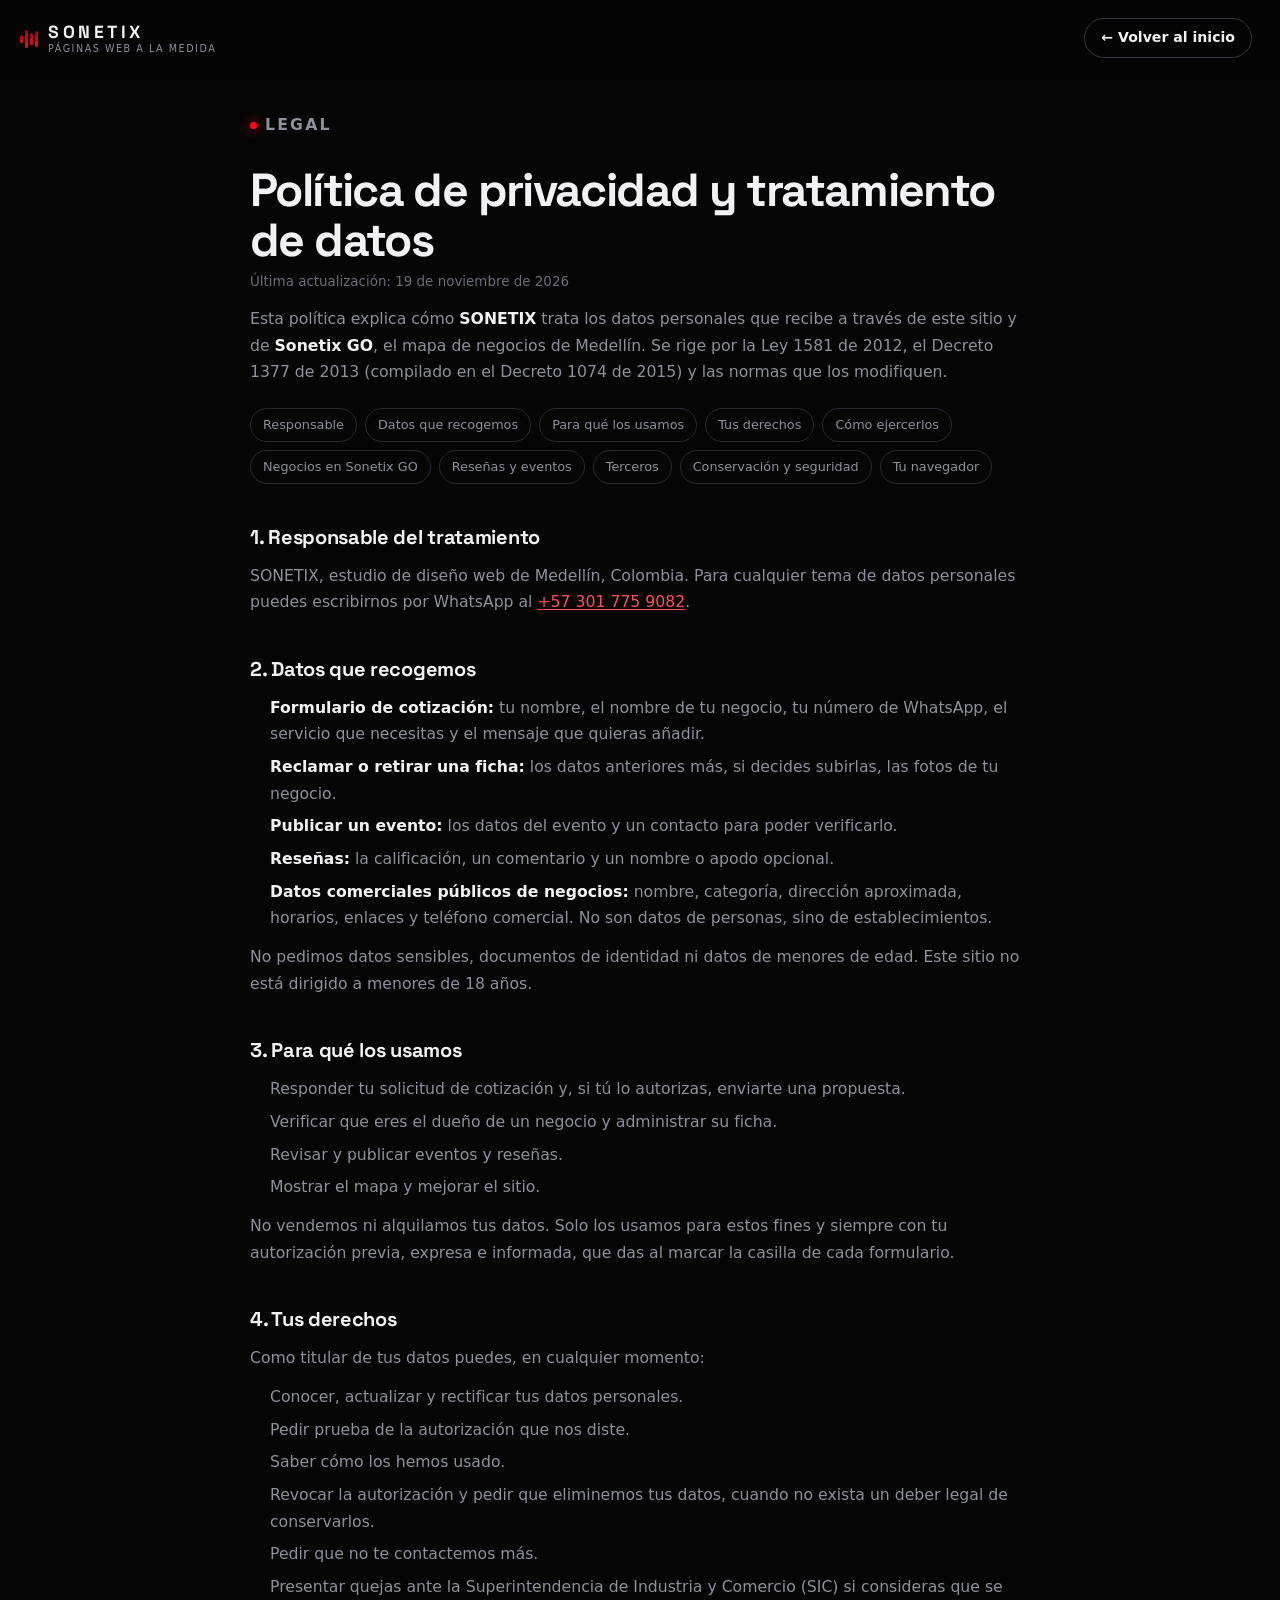
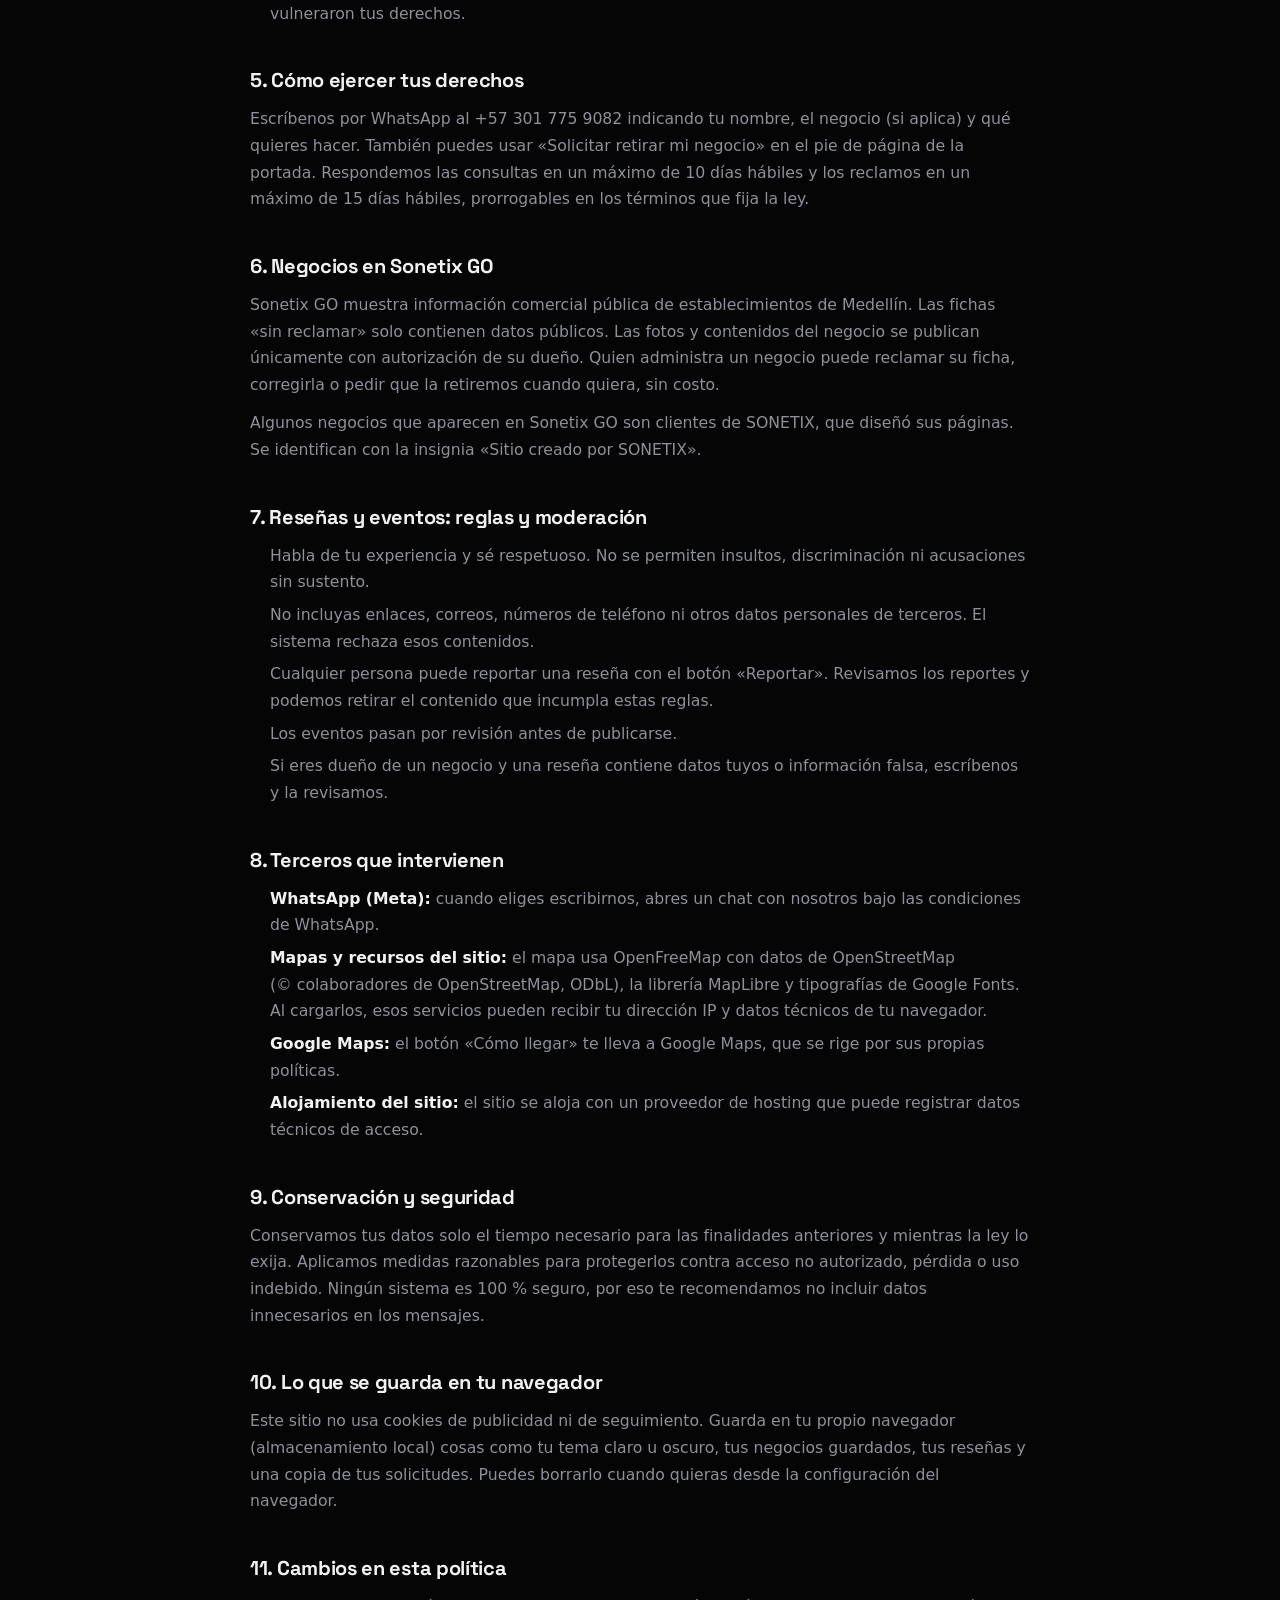
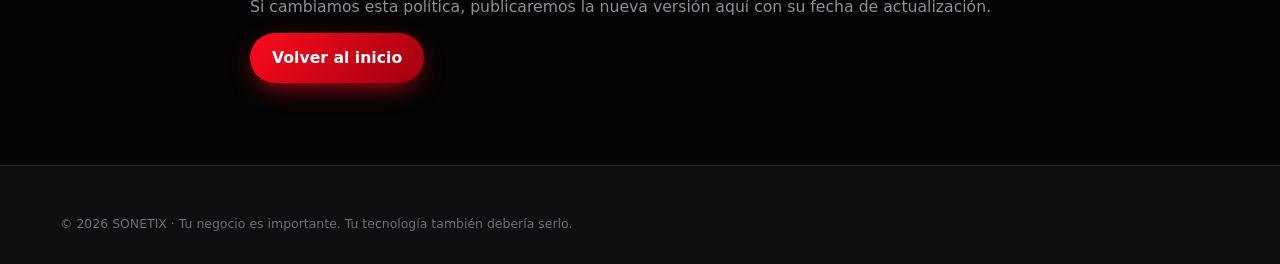
<file: privacidad.html>
<!doctype html>
<html lang="es" data-theme="dark">
<head>
<meta charset="utf-8">
<meta name="viewport" content="width=device-width,initial-scale=1">
<title>Política de privacidad · SONETIX</title>
<meta name="description" content="Cómo SONETIX y Sonetix GO tratan los datos personales: qué datos recogemos, para qué, tus derechos y cómo ejercerlos (Ley 1581 de 2012).">
<meta name="theme-color" content="#050505">
<link rel="canonical" href="https://emanuelvm2002.github.io/Sonetix-2.0/privacidad.html">
<link rel="icon" type="image/svg+xml" href="favicon.svg">
<link rel="apple-touch-icon" href="img/apple-touch-icon.png">
<link rel="preconnect" href="https://fonts.googleapis.com">
<link rel="preconnect" href="https://fonts.gstatic.com" crossorigin>
<link rel="stylesheet" href="https://fonts.googleapis.com/css2?family=Space+Grotesk:wght@500;600;700&display=swap">
<link rel="stylesheet" href="css/style.css?v=31">
<script>
try { if (localStorage.getItem('dm_theme') === 'light') document.documentElement.setAttribute('data-theme', 'light'); } catch (e) { /* tema oscuro por defecto */ }
</script>
</head>
<body class="legal-page">

<header class="bar" id="bar">
  <a class="logo" href="index.html" aria-label="SONETIX, páginas web a la medida. Ir al inicio">
    <span class="eq" aria-hidden="true"><b></b><b></b><b></b><b></b></span>
    <span class="logo-t"><strong>SONETIX</strong><small>Páginas web a la medida</small></span>
  </a>
  <div class="bar-r" style="margin-left:auto">
    <a class="btn btn-ghost btn-sm" href="index.html">← Volver al inicio</a>
  </div>
</header>

<main id="main" class="legal wrap">
  <p class="kicker"><span class="dot"></span> Legal</p>
  <h1>Política de privacidad y tratamiento de datos</h1>
  <p class="legal-up">Última actualización: 19 de noviembre de 2026</p>

  <p>Esta política explica cómo <b>SONETIX</b> trata los datos personales que recibe a través de este sitio y de <b>Sonetix GO</b>, el mapa de negocios de Medellín. Se rige por la Ley 1581 de 2012, el Decreto 1377 de 2013 (compilado en el Decreto 1074 de 2015) y las normas que los modifiquen.</p>

  <nav class="legal-toc" aria-label="Contenido">
    <a href="#responsable">Responsable</a><a href="#datos">Datos que recogemos</a><a href="#finalidades">Para qué los usamos</a><a href="#derechos">Tus derechos</a><a href="#procedimiento">Cómo ejercerlos</a><a href="#negocios">Negocios en Sonetix GO</a><a href="#resenas">Reseñas y eventos</a><a href="#terceros">Terceros</a><a href="#conservacion">Conservación y seguridad</a><a href="#navegador">Tu navegador</a>
  </nav>

  <h2 id="responsable">1. Responsable del tratamiento</h2>
  <p>SONETIX, estudio de diseño web de Medellín, Colombia. Para cualquier tema de datos personales puedes escribirnos por WhatsApp al <a href="https://wa.me/573017759082" target="_blank" rel="noopener noreferrer">+57 301 775 9082</a>.</p>

  <h2 id="datos">2. Datos que recogemos</h2>
  <ul>
    <li><b>Formulario de cotización:</b> tu nombre, el nombre de tu negocio, tu número de WhatsApp, el servicio que necesitas y el mensaje que quieras añadir.</li>
    <li><b>Reclamar o retirar una ficha:</b> los datos anteriores más, si decides subirlas, las fotos de tu negocio.</li>
    <li><b>Publicar un evento:</b> los datos del evento y un contacto para poder verificarlo.</li>
    <li><b>Reseñas:</b> la calificación, un comentario y un nombre o apodo opcional.</li>
    <li><b>Datos comerciales públicos de negocios:</b> nombre, categoría, dirección aproximada, horarios, enlaces y teléfono comercial. No son datos de personas, sino de establecimientos.</li>
  </ul>
  <p>No pedimos datos sensibles, documentos de identidad ni datos de menores de edad. Este sitio no está dirigido a menores de 18 años.</p>

  <h2 id="finalidades">3. Para qué los usamos</h2>
  <ul>
    <li>Responder tu solicitud de cotización y, si tú lo autorizas, enviarte una propuesta.</li>
    <li>Verificar que eres el dueño de un negocio y administrar su ficha.</li>
    <li>Revisar y publicar eventos y reseñas.</li>
    <li>Mostrar el mapa y mejorar el sitio.</li>
  </ul>
  <p>No vendemos ni alquilamos tus datos. Solo los usamos para estos fines y siempre con tu autorización previa, expresa e informada, que das al marcar la casilla de cada formulario.</p>

  <h2 id="derechos">4. Tus derechos</h2>
  <p>Como titular de tus datos puedes, en cualquier momento:</p>
  <ul>
    <li>Conocer, actualizar y rectificar tus datos personales.</li>
    <li>Pedir prueba de la autorización que nos diste.</li>
    <li>Saber cómo los hemos usado.</li>
    <li>Revocar la autorización y pedir que eliminemos tus datos, cuando no exista un deber legal de conservarlos.</li>
    <li>Pedir que no te contactemos más.</li>
    <li>Presentar quejas ante la Superintendencia de Industria y Comercio (SIC) si consideras que se vulneraron tus derechos.</li>
  </ul>

  <h2 id="procedimiento">5. Cómo ejercer tus derechos</h2>
  <p>Escríbenos por WhatsApp al +57 301 775 9082 indicando tu nombre, el negocio (si aplica) y qué quieres hacer. También puedes usar «Solicitar retirar mi negocio» en el pie de página de la portada. Respondemos las consultas en un máximo de 10 días hábiles y los reclamos en un máximo de 15 días hábiles, prorrogables en los términos que fija la ley.</p>

  <h2 id="negocios">6. Negocios en Sonetix GO</h2>
  <p>Sonetix GO muestra información comercial pública de establecimientos de Medellín. Las fichas «sin reclamar» solo contienen datos públicos. Las fotos y contenidos del negocio se publican únicamente con autorización de su dueño. Quien administra un negocio puede reclamar su ficha, corregirla o pedir que la retiremos cuando quiera, sin costo.</p>
  <p>Algunos negocios que aparecen en Sonetix GO son clientes de SONETIX, que diseñó sus páginas. Se identifican con la insignia «Sitio creado por SONETIX».</p>

  <h2 id="resenas">7. Reseñas y eventos: reglas y moderación</h2>
  <ul>
    <li>Habla de tu experiencia y sé respetuoso. No se permiten insultos, discriminación ni acusaciones sin sustento.</li>
    <li>No incluyas enlaces, correos, números de teléfono ni otros datos personales de terceros. El sistema rechaza esos contenidos.</li>
    <li>Cualquier persona puede reportar una reseña con el botón «Reportar». Revisamos los reportes y podemos retirar el contenido que incumpla estas reglas.</li>
    <li>Los eventos pasan por revisión antes de publicarse.</li>
    <li>Si eres dueño de un negocio y una reseña contiene datos tuyos o información falsa, escríbenos y la revisamos.</li>
  </ul>

  <h2 id="terceros">8. Terceros que intervienen</h2>
  <ul>
    <li><b>WhatsApp (Meta):</b> cuando eliges escribirnos, abres un chat con nosotros bajo las condiciones de WhatsApp.</li>
    <li><b>Mapas y recursos del sitio:</b> el mapa usa OpenFreeMap con datos de OpenStreetMap (©&nbsp;colaboradores de OpenStreetMap, ODbL), la librería MapLibre y tipografías de Google Fonts. Al cargarlos, esos servicios pueden recibir tu dirección IP y datos técnicos de tu navegador.</li>
    <li><b>Google Maps:</b> el botón «Cómo llegar» te lleva a Google Maps, que se rige por sus propias políticas.</li>
    <li><b>Alojamiento del sitio:</b> el sitio se aloja con un proveedor de hosting que puede registrar datos técnicos de acceso.</li>
  </ul>

  <h2 id="conservacion">9. Conservación y seguridad</h2>
  <p>Conservamos tus datos solo el tiempo necesario para las finalidades anteriores y mientras la ley lo exija. Aplicamos medidas razonables para protegerlos contra acceso no autorizado, pérdida o uso indebido. Ningún sistema es 100&nbsp;% seguro, por eso te recomendamos no incluir datos innecesarios en los mensajes.</p>

  <h2 id="navegador">10. Lo que se guarda en tu navegador</h2>
  <p>Este sitio no usa cookies de publicidad ni de seguimiento. Guarda en tu propio navegador (almacenamiento local) cosas como tu tema claro u oscuro, tus negocios guardados, tus reseñas y una copia de tus solicitudes. Puedes borrarlo cuando quieras desde la configuración del navegador.</p>

  <h2>11. Cambios en esta política</h2>
  <p>Si cambiamos esta política, publicaremos la nueva versión aquí con su fecha de actualización.</p>

  <p class="legal-end"><a class="btn btn-red" href="index.html">Volver al inicio</a></p>
</main>

<footer class="foot">
  <p class="wrap foot-c" style="margin-top:0">© <span id="yr"></span> SONETIX · Tu negocio es importante. Tu tecnología también debería serlo.</p>
</footer>
<script>document.getElementById('yr').textContent = new Date().getFullYear();</script>
</body>
</html>
</file>
<file: css/style.css>
/* =========================================================
   Sonetix GO · by SONETIX
   Paleta heredada de SONETIX: negro profundo, rojo señal, blanco y
   verde solo para estados positivos. Regla: ~88% neutros · 8% rojo · 2% blanco · 2% verde.
   ========================================================= */
:root{
  --bg:#050505; --s1:#0f0f12; --s2:#151518; --s3:#1d1f26; --ln:#26282f; --ln2:#34363f;
  --ink:#f2f2f4; --mut:#8e909a; --mut2:#6a6c76;
  --red:#ff0a1e; --redd:#a0000f; --redt:#ff4d5a; --grn:#3ddc84;
  --on-red:#ffffff; --glow:rgba(255,10,30,.35);
  --shadow:0 20px 60px -20px rgba(0,0,0,.8);
  --hdr:rgba(5,5,5,.72);
  --r:14px; --ease:cubic-bezier(.2,.7,.2,1);
}
html[data-theme="light"]{
  --bg:#f6f6f8; --s1:#ffffff; --s2:#efeff2; --s3:#e4e5ea; --ln:#d9dae1; --ln2:#c4c6cf;
  --ink:#050505; --mut:#565864; --mut2:#7a7c88;
  --red:#e0081b; --redd:#a0000f; --redt:#e0081b; --grn:#13884a;
  --glow:rgba(224,8,27,.25); --shadow:0 20px 50px -22px rgba(5,5,5,.35);
  --hdr:rgba(246,246,248,.78);
}
*{box-sizing:border-box}
html{scroll-behavior:smooth;scroll-padding-top:76px}
body{margin:0;background:var(--bg);color:var(--ink);font:16px/1.55 system-ui,-apple-system,"Segoe UI",Roboto,sans-serif;-webkit-font-smoothing:antialiased;overflow-x:hidden}
img,svg{display:block;max-width:100%}
a{color:inherit}
button{font:inherit;color:inherit;cursor:pointer}
h1,h2,h3,p,ul,ol,dl,dd,figure{margin:0}
ul,ol{padding:0;list-style:none}
:focus-visible{outline:2px solid var(--red);outline-offset:2px;border-radius:6px}
[hidden]{display:none!important}
.sr{position:absolute;width:1px;height:1px;overflow:hidden;clip:rect(0 0 0 0);white-space:nowrap}
.skip{position:fixed;left:12px;top:-60px;background:var(--red);color:#fff;padding:8px 14px;border-radius:8px;z-index:100;transition:top .2s}
.skip:focus{top:12px}
.wrap{max-width:1200px;margin:0 auto;padding:0 20px}
.wrap-wide{max-width:1200px;margin:0 auto;padding:0 20px}

/* ---------- marca: ecualizador SONETIX ---------- */
.eq{display:inline-flex;gap:2px;align-items:center;height:20px}
.eq b{display:block;width:3px;border-radius:3px;background:linear-gradient(135deg,var(--redd),var(--red));transform-origin:center}
.eq b:nth-child(1){height:8px}.eq b:nth-child(2){height:18px}.eq b:nth-child(3){height:12px}.eq b:nth-child(4){height:16px}
.logo:hover .eq b,.sonetix:hover .eq b{animation:eq 1.1s ease-in-out infinite}
.logo:hover .eq b:nth-child(2),.sonetix:hover .eq b:nth-child(2){animation-delay:.15s}
.logo:hover .eq b:nth-child(3),.sonetix:hover .eq b:nth-child(3){animation-delay:.3s}
.logo:hover .eq b:nth-child(4),.sonetix:hover .eq b:nth-child(4){animation-delay:.45s}
@keyframes eq{0%,100%{transform:scaleY(1)}50%{transform:scaleY(.4)}}

/* ---------- botones ---------- */
.btn{display:inline-flex;align-items:center;justify-content:center;gap:8px;border:0;border-radius:999px;padding:12px 22px;font-weight:700;text-decoration:none;white-space:nowrap;transition:transform .2s var(--ease),box-shadow .2s,background .2s}
.btn:active{transform:scale(.97)}
.btn-red{background:linear-gradient(135deg,var(--red),var(--redd));color:var(--on-red);box-shadow:0 8px 28px -10px var(--red)}
.btn-red:hover{box-shadow:0 10px 36px -8px var(--red);transform:translateY(-1px)}
.btn-ghost{background:transparent;color:var(--ink);border:1px solid var(--ln2)}
.btn-ghost:hover{border-color:var(--ink);background:var(--s2)}
.btn-sm{padding:8px 16px;font-size:.88rem}
.btn-lg{padding:15px 26px;font-size:1.02rem;width:100%}
.icon-btn{display:inline-grid;place-items:center;width:40px;height:40px;border-radius:50%;background:transparent;border:1px solid var(--ln);color:var(--ink);transition:background .2s,border-color .2s}
.icon-btn:hover{background:var(--s2);border-color:var(--ln2)}
.link{background:none;border:0;padding:0;color:var(--redt);text-decoration:underline;text-underline-offset:3px}
.kicker{display:inline-flex;align-items:center;gap:8px;font-size:.78rem;font-weight:700;letter-spacing:.14em;text-transform:uppercase;color:var(--mut)}
.kicker .dot{width:7px;height:7px;border-radius:50%;background:var(--red);box-shadow:0 0 12px var(--red)}

/* ---------- cabecera ---------- */
.bar{position:fixed;inset:0 0 auto 0;z-index:50;display:flex;align-items:center;gap:16px;padding:12px max(20px,calc((100vw - 1280px)/2));background:var(--hdr);backdrop-filter:blur(16px) saturate(1.4);-webkit-backdrop-filter:blur(16px) saturate(1.4);border-bottom:1px solid transparent;transition:border-color .3s}
.bar.scrolled{border-bottom-color:var(--ln)}
.logo{display:flex;align-items:center;gap:10px;text-decoration:none}
.logo-t{display:flex;flex-direction:column;line-height:1.1}
.logo-t strong{font-size:1rem;letter-spacing:-.01em}
.logo-t small{font-size:.62rem;letter-spacing:.2em;text-transform:uppercase;color:var(--mut)}
.menu{display:flex;gap:4px;margin-left:auto}
.menu a{padding:8px 14px;border-radius:999px;text-decoration:none;font-size:.92rem;color:var(--mut);transition:color .2s,background .2s}
.menu a:hover{color:var(--ink);background:var(--s2)}
.bar-r{display:flex;align-items:center;gap:10px}
.burger{display:none}
@media (max-width:860px){
  .menu{position:fixed;inset:64px 12px auto 12px;flex-direction:column;background:var(--s1);border:1px solid var(--ln);border-radius:var(--r);padding:8px;box-shadow:var(--shadow);transform:translateY(-12px);opacity:0;pointer-events:none;transition:.25s var(--ease);margin:0}
  .menu.open{transform:none;opacity:1;pointer-events:auto}
  .menu a{padding:14px 16px;font-size:1rem}
  .burger{display:inline-grid}
  .bar{padding:10px 16px}
  .bar-r .btn{display:none}
  .bar-r{margin-left:auto}
}

/* ---------- inicio ---------- */
.hero{position:relative;min-height:100svh;display:grid;place-items:center;padding:110px 20px 80px;overflow:hidden;isolation:isolate}
.hero-bg{position:absolute;inset:0;z-index:-1}
.glow{position:absolute;border-radius:50%;filter:blur(90px);opacity:.55;will-change:transform}
.g1{width:560px;height:560px;left:-120px;top:-80px;background:radial-gradient(circle,var(--red),transparent 65%);animation:drift 14s ease-in-out infinite alternate}
.g2{width:480px;height:480px;right:-140px;bottom:-60px;background:radial-gradient(circle,var(--redd),transparent 65%);opacity:.5;animation:drift 18s ease-in-out infinite alternate-reverse}
html[data-theme="light"] .glow{opacity:.22}
@keyframes drift{to{transform:translate(60px,40px) scale(1.1)}}
.contours{position:absolute;inset:0;width:100%;height:100%;color:var(--ln2);opacity:.55;mask-image:radial-gradient(ellipse at 50% 55%,#000 20%,transparent 75%);-webkit-mask-image:radial-gradient(ellipse at 50% 55%,#000 20%,transparent 75%)}
.hero-in{max-width:860px;text-align:center;display:flex;flex-direction:column;align-items:center;gap:22px}
.hero h1{font-size:clamp(2.6rem,8vw,5.4rem);line-height:1.02;letter-spacing:-.035em;font-weight:800}
.hero h1 em,.big em{font-style:normal;background:linear-gradient(135deg,var(--red),var(--redt));-webkit-background-clip:text;background-clip:text;color:transparent}
.hero-p{max-width:560px;color:var(--mut);font-size:clamp(1rem,2.2vw,1.2rem)}

.search{position:relative;display:flex;align-items:center;gap:10px;width:min(620px,100%);background:var(--s1);border:1px solid var(--ln2);border-radius:999px;padding:7px 7px 7px 20px;box-shadow:var(--shadow);transition:border-color .2s,box-shadow .2s}
.search:focus-within{border-color:var(--red);box-shadow:0 0 0 4px var(--glow),var(--shadow)}
.search svg{flex:none;color:var(--mut)}
.search input{flex:1;min-width:0;background:none;border:0;outline:0;color:var(--ink);font:inherit;padding:10px 4px}
.search input::placeholder{color:var(--mut2)}
.sug{position:absolute;left:0;right:0;top:calc(100% + 8px);background:var(--s1);border:1px solid var(--ln2);border-radius:var(--r);box-shadow:var(--shadow);padding:6px;text-align:left;z-index:5;max-height:300px;overflow:auto}
.sug li{display:flex;align-items:center;gap:12px;padding:10px 12px;border-radius:10px;cursor:pointer}
.sug li:hover,.sug li[aria-selected="true"]{background:var(--s3)}
.sug small{margin-left:auto;color:var(--mut);font-size:.78rem}
.sug .ic{flex:none}
.quick{display:flex;gap:8px;flex-wrap:wrap;justify-content:center}
.qchip{display:inline-flex;align-items:center;gap:8px;padding:9px 16px;border-radius:999px;background:var(--s1);border:1px solid var(--ln);font-size:.9rem;transition:.2s var(--ease)}
.qchip:hover{border-color:var(--red);transform:translateY(-2px);box-shadow:0 8px 24px -12px var(--red)}
.ico{width:18px;height:18px;fill:none;stroke:currentColor;stroke-width:1.8;stroke-linecap:round;stroke-linejoin:round;flex:none}
.stats{display:flex;gap:clamp(20px,5vw,56px);justify-content:center;margin-top:10px;flex-wrap:wrap}
.stats div{text-align:center}
.stats dt{font-size:.74rem;letter-spacing:.12em;text-transform:uppercase;color:var(--mut);order:2}
.stats dd{font-size:clamp(1.6rem,4vw,2.2rem);font-weight:800;letter-spacing:-.02em}
.stats div{display:flex;flex-direction:column}
.scroll-cue{position:absolute;bottom:22px;left:50%;width:26px;height:42px;border:1.5px solid var(--ln2);border-radius:14px;transform:translateX(-50%)}
.scroll-cue span{position:absolute;left:50%;top:8px;width:3px;height:8px;margin-left:-1.5px;border-radius:3px;background:var(--red);animation:cue 1.8s ease-in-out infinite}
@keyframes cue{0%{opacity:0;transform:translateY(0)}30%{opacity:1}100%{opacity:0;transform:translateY(14px)}}

/* ---------- encabezados de sección ---------- */
.sec-head{padding-top:84px;padding-bottom:28px;display:flex;flex-direction:column;gap:10px}
.sec-head h2,.quote h2,.biz-copy h2{font-size:clamp(1.8rem,4.6vw,3rem);line-height:1.08;letter-spacing:-.03em;font-weight:800}
.big{font-size:clamp(2.1rem,5.4vw,3.8rem)!important;line-height:1.04!important}
.sec-p{color:var(--mut);max-width:560px}
.sub-h{margin:72px 0 22px;font-size:1.3rem;letter-spacing:-.01em}

/* ---------- explorador ---------- */
.explorer{display:grid;grid-template-columns:400px minmax(0,1fr);gap:0;height:min(80vh,780px);min-height:560px;border:1px solid var(--ln);border-radius:20px;overflow:hidden;background:var(--s1);box-shadow:var(--shadow);padding:0}
.panel{position:relative;display:flex;flex-direction:column;min-height:0;min-width:0;border-right:1px solid var(--ln);background:var(--s1)}
.panel-top{padding:16px 16px 10px;display:flex;flex-direction:column;gap:12px;border-bottom:1px solid var(--ln)}
.field{display:flex;align-items:center;gap:10px;background:var(--s2);border:1px solid var(--ln);border-radius:12px;padding:0 14px;transition:border-color .2s}
.field:focus-within{border-color:var(--red)}
.field svg{color:var(--mut);flex:none}
.field input{flex:1;min-width:0;background:none;border:0;outline:0;color:var(--ink);font:inherit;padding:12px 0}
.chips{display:flex;gap:6px;overflow-x:auto;scrollbar-width:none;margin:0 -16px;padding:0 16px 2px;-webkit-mask-image:linear-gradient(90deg,#000 90%,transparent);mask-image:linear-gradient(90deg,#000 90%,transparent)}
.chips::-webkit-scrollbar{display:none}
.chip{flex:none;display:inline-flex;align-items:center;gap:6px;padding:7px 13px;border-radius:999px;background:var(--s2);border:1px solid var(--ln);font-size:.84rem;color:var(--mut);transition:.18s}
.chip:hover{color:var(--ink);border-color:var(--ln2)}
.chip[aria-pressed="true"]{background:var(--red);border-color:var(--red);color:#fff}
.row-f{display:flex;gap:8px;flex-wrap:wrap;align-items:center}
.sel{flex:1;min-width:140px}
.sel select,.form select{width:100%;appearance:none;background:var(--s2) url("data:image/svg+xml,%3Csvg xmlns='http://www.w3.org/2000/svg' width='12' height='8' fill='none' stroke='%238e909a' stroke-width='2' stroke-linecap='round'%3E%3Cpath d='M1 1l5 5 5-5'/%3E%3C/svg%3E") no-repeat right 14px center;border:1px solid var(--ln);border-radius:12px;color:var(--ink);font:inherit;padding:11px 36px 11px 14px}
.sel select:focus,.form select:focus{outline:0;border-color:var(--red)}
.tgl{display:inline-flex;align-items:center;gap:8px;padding:8px 12px;border-radius:999px;background:var(--s2);border:1px solid var(--ln);font-size:.82rem;color:var(--mut);transition:.18s}
.tgl i{width:14px;height:14px;border-radius:50%;border:1.5px solid var(--mut2);position:relative}
.tgl[aria-pressed="true"]{color:var(--ink);border-color:var(--grn)}
.tgl[aria-pressed="true"] i{border-color:var(--grn);background:var(--grn);box-shadow:0 0 10px var(--grn)}
.count-row{display:flex;justify-content:space-between;align-items:center;font-size:.82rem;color:var(--mut);min-height:20px}
.list{flex:1;overflow-y:auto;padding:8px;overscroll-behavior:contain}
.card{display:flex;gap:12px;width:100%;text-align:left;align-items:center;padding:10px;border-radius:12px;background:none;border:1px solid transparent;transition:background .18s,border-color .18s}
.card:hover,.card.on{background:var(--s2);border-color:var(--ln)}
.card.on{border-color:var(--red);box-shadow:0 0 22px -10px var(--red)}
.thumb{flex:none;width:58px;height:58px;border-radius:12px;display:grid;place-items:center;color:var(--ink);background:radial-gradient(circle at 30% 20%,var(--s3),var(--s2));border:1px solid var(--ln);position:relative;overflow:hidden}
.thumb .ico{width:24px;height:24px}
.thumb.sx{border-color:var(--red);box-shadow:inset 0 0 18px -6px var(--red)}
.card-t{min-width:0;display:flex;flex-direction:column;gap:2px}
.card-t strong{font-size:.98rem;white-space:nowrap;overflow:hidden;text-overflow:ellipsis}
.card-t small{color:var(--mut);font-size:.8rem;white-space:nowrap;overflow:hidden;text-overflow:ellipsis}
.meta{display:flex;gap:8px;align-items:center;font-size:.76rem;color:var(--mut);margin-top:2px}
.open-b{display:inline-flex;align-items:center;gap:5px;color:var(--grn);font-weight:600}
.open-b::before{content:"";width:6px;height:6px;border-radius:50%;background:var(--grn);box-shadow:0 0 8px var(--grn)}
.closed-b{color:var(--mut2)}
.dim{opacity:.85}
.unc{border:1px dashed var(--mut2);border-radius:99px;padding:0 7px;font-size:.7rem;color:var(--mut)}
.empty{padding:40px 20px;text-align:center;color:var(--mut)}
.empty strong{display:block;color:var(--ink);margin-bottom:6px}

/* ---------- ficha ---------- */
.ficha{position:absolute;inset:0;z-index:6;background:var(--s1);overflow-y:auto;transform:translateX(-102%);transition:transform .38s var(--ease);visibility:hidden}
.ficha.open{transform:none;visibility:visible}
.f-art{position:relative;height:190px;display:grid;place-items:center;background:radial-gradient(circle at 25% 15%,var(--s3),var(--s2) 60%);border-bottom:1px solid var(--ln);overflow:hidden}
.f-art::after{content:"";position:absolute;width:260px;height:260px;border-radius:50%;background:radial-gradient(circle,var(--glow),transparent 70%);right:-60px;bottom:-110px}
.f-art .ico{width:64px;height:64px;stroke-width:1.2;opacity:.9;position:relative;z-index:1}
.f-art small{position:absolute;left:14px;bottom:10px;font-size:.7rem;color:var(--mut2);z-index:1}
.f-x,.f-save{position:absolute;top:12px;z-index:2;width:38px;height:38px;border-radius:50%;display:grid;place-items:center;background:var(--hdr);backdrop-filter:blur(8px);border:1px solid var(--ln2)}
.f-x{left:12px}.f-save{right:12px}
.f-save[aria-pressed="true"]{color:var(--red);border-color:var(--red)}
.f-save[aria-pressed="true"] svg{fill:var(--red)}
.f-body{padding:18px 18px 28px;display:flex;flex-direction:column;gap:16px}
.f-body h3{font-size:1.5rem;letter-spacing:-.02em;line-height:1.15}
.f-sub{display:flex;gap:8px;flex-wrap:wrap;align-items:center;color:var(--mut);font-size:.88rem}
.f-sub .sep{opacity:.5}
.f-desc{color:var(--mut)}
.tags{display:flex;gap:6px;flex-wrap:wrap}
.tag{padding:5px 11px;border-radius:99px;background:var(--s2);border:1px solid var(--ln);font-size:.8rem}
.f-info{display:grid;gap:10px;font-size:.92rem}
.f-info div{display:flex;gap:10px;align-items:center;color:var(--mut)}
.f-info b{color:var(--ink);font-weight:600}
.f-act{display:grid;grid-template-columns:1fr 1fr;gap:8px}
.f-act .btn{padding:12px 10px;font-size:.9rem}
.f-act .wide{grid-column:1/-1}
.sx-badge{display:flex;align-items:center;gap:10px;padding:10px 14px;border:1px solid var(--red);border-radius:12px;background:linear-gradient(135deg,var(--glow),transparent);font-size:.86rem}
.sx-badge strong{display:block}
.claim-box{padding:16px;border:1px dashed var(--mut2);border-radius:var(--r);display:flex;flex-direction:column;gap:10px}
.claim-box p{color:var(--mut);font-size:.9rem}
.claim-box strong{color:var(--ink)}
.note-demo{font-size:.76rem;color:var(--mut2);text-align:center}
.sheet-bg{display:none}

/* ---------- mapa ---------- */
.mapwrap{position:relative;min-height:0;min-width:0}
#map{position:absolute;inset:0;background:var(--s1)}
.maplibregl-ctrl-group{background:var(--s1)!important;border:1px solid var(--ln)!important;border-radius:12px!important;box-shadow:none!important;overflow:hidden}
.maplibregl-ctrl-group button{background-color:transparent!important;width:36px;height:36px}
.maplibregl-ctrl-group button+button{border-top:1px solid var(--ln)!important}
html:not([data-theme="light"]) .maplibregl-ctrl-icon{filter:invert(1)}
.maplibregl-ctrl-attrib{background:var(--hdr)!important;color:var(--mut)!important;font-size:10px}
.maplibregl-ctrl-attrib a{color:var(--mut)!important}
.maplibregl-popup-content{background:var(--s1)!important;color:var(--ink)!important;border:1px solid var(--ln2);border-radius:10px!important;padding:8px 12px!important;font:600 .84rem system-ui,sans-serif;box-shadow:var(--shadow)!important}
.maplibregl-popup-tip{display:none}
.legend{position:absolute;left:12px;bottom:28px;z-index:2;display:flex;gap:12px;flex-wrap:wrap;background:var(--hdr);backdrop-filter:blur(10px);border:1px solid var(--ln);border-radius:12px;padding:8px 12px;font-size:.72rem;color:var(--mut);max-width:calc(100% - 24px)}
.legend span{display:inline-flex;align-items:center;gap:6px}
.lg{display:inline-block;width:10px;height:10px;border-radius:50%}
.lg-w{background:var(--ink)}
.lg-g{background:var(--grn)}
.lg-r{background:var(--red);box-shadow:0 0 8px var(--red)}
.lg-u{border:1.5px solid var(--mut);background:transparent}
.demo-note{position:absolute;left:12px;top:12px;z-index:2;font-size:.7rem;color:var(--mut);background:var(--hdr);backdrop-filter:blur(10px);border:1px solid var(--ln);border-radius:99px;padding:5px 12px}
.map-fallback{position:absolute;inset:0;display:grid;place-items:center;padding:20px;text-align:center;color:var(--mut);background:var(--s1);z-index:3}

@media (max-width:960px){
  .explorer{grid-template-columns:minmax(0,1fr);grid-template-rows:62vh auto;height:auto;min-height:0}
  .mapwrap{order:-1}
  .panel{border-right:0;border-top:1px solid var(--ln);max-height:none}
  .list{max-height:60vh}
  .ficha{position:fixed;inset:auto 0 0 0;max-height:86svh;border-radius:22px 22px 0 0;border:1px solid var(--ln2);border-bottom:0;transform:translateY(105%);box-shadow:0 -20px 60px -20px rgba(0,0,0,.7);z-index:70}
  .ficha.open{transform:none}
  .sheet-bg{display:block;position:fixed;inset:0;background:rgba(0,0,0,.55);z-index:65}
  .sheet-bg[hidden]{display:none}
  .demo-note{display:none}
}

/* ---------- barrios ---------- */
.barrios{display:grid;grid-template-columns:repeat(auto-fill,minmax(240px,1fr));gap:14px;padding-bottom:20px}
.barrio{position:relative;text-align:left;border:1px solid var(--ln);border-radius:18px;padding:22px 20px;min-height:160px;display:flex;flex-direction:column;justify-content:flex-end;gap:6px;background:radial-gradient(circle at 80% 0%,var(--s3),var(--s1) 65%);overflow:hidden;transition:transform .3s var(--ease),border-color .3s,box-shadow .3s}
.barrio::before{content:attr(data-n);position:absolute;right:14px;top:6px;font-size:4.6rem;font-weight:800;letter-spacing:-.05em;color:transparent;-webkit-text-stroke:1px var(--ln2);line-height:1}
.barrio:hover{transform:translateY(-4px);border-color:var(--red);box-shadow:0 18px 40px -22px var(--red)}
.barrio strong{font-size:1.2rem;letter-spacing:-.02em;position:relative}
.barrio small{color:var(--mut);position:relative}
.barrio .n{position:relative;font-size:.78rem;color:var(--redt);font-weight:700}

/* ---------- sección comercial SONETIX ---------- */
.biz-sec{padding:96px 0 40px;margin-top:70px;border-top:1px solid var(--ln);background:linear-gradient(180deg,var(--s1),var(--bg) 40%);position:relative}
.biz-sec::before{content:"";position:absolute;left:50%;top:0;width:min(780px,90%);height:1px;transform:translateX(-50%);background:linear-gradient(90deg,transparent,var(--red),transparent)}
.ticks{display:flex;flex-direction:column;gap:12px}
.ticks li{position:relative;padding-left:30px;color:var(--mut)}
.ticks li::before{content:"";position:absolute;left:0;top:4px;width:16px;height:16px;border-radius:50%;background:var(--grn);box-shadow:0 0 12px -2px var(--grn);clip-path:polygon(0 50%,12% 38%,38% 62%,88% 8%,100% 20%,38% 88%)}
.ticks b{color:var(--ink)}
.cta-row{display:flex;gap:10px;flex-wrap:wrap}


.svc{display:grid;grid-template-columns:repeat(auto-fill,minmax(250px,1fr));gap:12px}
.svc div{padding:20px;border:1px solid var(--ln);border-radius:16px;background:var(--s1);transition:.25s var(--ease)}
.svc div:hover{border-color:var(--red);transform:translateY(-3px)}
.svc .ico{width:26px;height:26px;color:var(--red);margin-bottom:12px}
.svc strong{display:block;margin-bottom:4px}
.svc p{color:var(--mut);font-size:.9rem}

.plan{position:relative;padding:26px 24px;border:1px solid var(--ln);border-radius:20px;background:var(--s1);display:flex;flex-direction:column;gap:14px}
.plan.hot{border-color:var(--red);box-shadow:0 0 50px -20px var(--red);background:linear-gradient(180deg,var(--s2),var(--s1))}
.plan .pill-t{position:absolute;top:-11px;left:24px;background:var(--red);color:#fff;font-size:.68rem;font-weight:700;letter-spacing:.1em;text-transform:uppercase;padding:3px 11px;border-radius:99px}
.plan h4{margin:0;font-size:1.1rem}
.plan .pr{display:flex;flex-direction:column}
.plan .pr strong{font-size:1.8rem;letter-spacing:-.03em}
.plan .pr small{color:var(--mut)}
.plan ul{display:flex;flex-direction:column;gap:8px;color:var(--mut);font-size:.9rem;flex:1}
.plan li{padding-left:22px;position:relative}
.plan li::before{content:"";position:absolute;left:0;top:7px;width:10px;height:6px;border:solid var(--grn);border-width:0 0 2px 2px;transform:rotate(-45deg)}
.plan .btn{width:100%}

.cases{display:grid;grid-template-columns:repeat(auto-fit,minmax(280px,1fr));gap:14px}
.case{border:1px solid var(--ln);border-radius:18px;overflow:hidden;background:var(--s1);transition:.25s var(--ease)}
.case:hover{transform:translateY(-3px);border-color:var(--ln2)}
.case-art{height:150px;background:radial-gradient(circle at 20% 10%,var(--s3),var(--s2));display:grid;place-items:center;border-bottom:1px solid var(--ln);position:relative}
.case-art .m{display:flex;gap:6px;align-items:flex-end;height:80px}
.case-art .m i{display:block;width:46px;border-radius:8px;background:var(--s3);border:1px solid var(--ln2)}
.case-art .m i.r{background:linear-gradient(180deg,var(--red),var(--redd));border:0;box-shadow:0 0 22px -4px var(--red)}
.case-art em{position:absolute;right:10px;top:10px;font-style:normal;font-size:.66rem;letter-spacing:.1em;text-transform:uppercase;color:var(--mut);border:1px solid var(--ln2);border-radius:99px;padding:2px 9px}
.case-b{padding:18px}
.case-b strong{display:block;margin-bottom:4px}
.case-b p{color:var(--mut);font-size:.9rem}

.claim{margin:72px 0 0;padding:28px;border:1px solid var(--ln2);border-radius:22px;display:grid;grid-template-columns:1fr 1.3fr auto;gap:24px;align-items:center;background:linear-gradient(135deg,var(--s2),var(--s1))}
.claim h3{font-size:1.25rem;margin-bottom:4px}
.claim p{color:var(--mut);font-size:.92rem}
.claim-steps{display:flex;flex-direction:column;gap:8px}
.claim-steps li{display:flex;gap:12px;align-items:center;font-size:.92rem;color:var(--mut)}
.claim-steps b{flex:none;display:grid;place-items:center;width:26px;height:26px;border-radius:50%;background:var(--red);color:#fff;font-size:.8rem}
@media (max-width:960px){
  .claim{grid-template-columns:1fr}
}

/* ---------- cotizar ---------- */
.quote-sec{padding:60px 0 100px}
.quote{display:grid;grid-template-columns:1fr 1.1fr;gap:clamp(28px,5vw,64px);align-items:start;border-top:1px solid var(--ln);padding-top:70px}
.quote-copy{display:flex;flex-direction:column;gap:18px;align-items:flex-start;position:sticky;top:96px}
.form{display:flex;flex-direction:column;gap:14px;background:var(--s1);border:1px solid var(--ln);border-radius:22px;padding:clamp(20px,4vw,32px);box-shadow:var(--shadow)}
.form label{display:flex;flex-direction:column;gap:6px;font-size:.88rem;font-weight:600}
.form .opt{font-weight:400;color:var(--mut2)}
.form input[type=text],.form input[type=tel],.form textarea{background:var(--s2);border:1px solid var(--ln);border-radius:12px;color:var(--ink);font:inherit;font-weight:400;padding:12px 14px;resize:vertical;transition:border-color .2s}
.form input:focus,.form textarea:focus{outline:0;border-color:var(--red);box-shadow:0 0 0 3px var(--glow)}
.form .invalid{border-color:var(--red)!important}
.chk{flex-direction:row!important;align-items:flex-start;gap:10px!important;font-weight:400!important;color:var(--mut)}
.chk input{margin-top:3px;accent-color:var(--red);width:18px;height:18px;flex:none}
.chk a{color:var(--redt)}
.err{color:var(--redt);font-size:.88rem}
.ok{color:var(--grn);font-size:.92rem;padding:12px 14px;border:1px solid var(--grn);border-radius:12px}
@media (max-width:960px){.quote{grid-template-columns:1fr}.quote-copy{position:static}}

/* ---------- pie ---------- */
.foot{border-top:1px solid var(--ln);padding:48px 0 30px;background:var(--s1)}
.foot-in{display:flex;justify-content:space-between;gap:30px;flex-wrap:wrap}
.sonetix{display:inline-flex;align-items:center;gap:12px;text-decoration:none;font-size:.78rem;letter-spacing:.14em;text-transform:uppercase;color:var(--mut)}
.sonetix strong{color:var(--ink);letter-spacing:.18em;font-weight:600}
.foot-p{margin-top:12px;color:var(--mut);font-size:.9rem;max-width:300px}
.foot-l{display:flex;flex-direction:column;gap:8px;font-size:.9rem;color:var(--mut)}
.foot-l a,.foot-l .link{color:var(--mut);text-decoration:none}
.foot-l a:hover,.foot-l .link:hover{color:var(--ink)}
.foot-c{margin-top:32px;font-size:.78rem;color:var(--mut2)}

/* ---------- modal y aviso ---------- */
.modal{position:fixed;inset:0;z-index:90;display:grid;place-items:center;padding:16px}
.modal[hidden]{display:none}
.modal-bg{position:absolute;inset:0;background:rgba(0,0,0,.65);backdrop-filter:blur(6px)}
.modal-box{position:relative;width:min(480px,100%);max-height:92svh;overflow:auto;background:var(--s1);border:1px solid var(--ln2);border-radius:22px;padding:28px 24px 24px;box-shadow:var(--shadow);animation:pop .3s var(--ease)}
@keyframes pop{from{opacity:0;transform:translateY(14px) scale(.97)}}
.m-x{position:absolute;right:12px;top:12px}
#mBody{display:flex;flex-direction:column;gap:14px}
#mBody h3{font-size:1.35rem;letter-spacing:-.02em;padding-right:40px}
#mBody p{color:var(--mut);font-size:.92rem}
#mBody .form{padding:0;border:0;box-shadow:none;background:none}
.toast{position:fixed;left:50%;bottom:24px;transform:translateX(-50%);z-index:100;background:var(--s3);border:1px solid var(--ln2);color:var(--ink);padding:12px 20px;border-radius:99px;box-shadow:var(--shadow);font-size:.9rem;max-width:calc(100% - 32px);text-align:center;animation:pop .3s var(--ease)}
.toast[hidden]{display:none}

/* ---------- aparición al hacer scroll ---------- */
.js .rv{opacity:0;transform:translateY(22px);transition:opacity .8s var(--ease),transform .8s var(--ease)}
.js .rv.in{opacity:1;transform:none}

@media (prefers-reduced-motion:reduce){
  *,*::before,*::after{animation:none!important;transition:none!important;scroll-behavior:auto!important}
  .js .rv{opacity:1;transform:none}
}


/* =========================================================
   PULIDO · inicio con ilustración, menú activo, barrios, detalles
   ========================================================= */
.hero-grid{display:grid;grid-template-columns:minmax(0,1fr);gap:clamp(24px,5vw,72px);align-items:center;width:100%;max-width:1200px}
@media (min-width:1080px){
  .hero{padding-top:100px}
  .hero-grid{grid-template-columns:minmax(0,1.02fr) minmax(0,.98fr)}
  .hero-in{text-align:left;align-items:flex-start}
  .hero .quick,.hero .stats{justify-content:flex-start}
  .hero h1{font-size:clamp(3rem,4.9vw,4.6rem)}
  .hero .stats div{align-items:flex-start}
}
.hero-art{width:100%;max-width:560px;margin:0 auto}
.ha-stage{position:relative;aspect-ratio:1/.92;perspective:1400px;--mx:0;--my:0}
.ha-map{position:absolute;inset:14% 1% 12% 1%;border-radius:28px;overflow:hidden;border:1px solid var(--ln2);background:var(--s1);
  box-shadow:0 40px 80px -30px rgba(0,0,0,.9),0 0 90px -34px var(--red);
  transform:rotateX(calc(34deg + var(--my) * -4deg)) rotateZ(calc(-9deg + var(--mx) * 3deg)) scale(1.04);transform-origin:50% 55%;transition:transform .25s ease-out}
html[data-theme="light"] .ha-map{box-shadow:0 40px 70px -34px rgba(5,5,5,.45),0 0 80px -40px var(--red)}
.ha-svg{width:100%;height:100%;display:block}
.m-land{fill:var(--s1)}
.m-river{fill:none;stroke:var(--bg);stroke-width:22;stroke-linecap:round}
.m-road path{fill:none;stroke:var(--ln);stroke-width:3;stroke-linecap:round}
.m-major path{fill:none;stroke:var(--ln2);stroke-width:5.5;stroke-linecap:round}
.m-glow circle{fill:var(--red);opacity:.28;filter:blur(8px)}
.m-pins circle{fill:var(--ink);stroke:var(--s1);stroke-width:3}
.m-pins circle.u{fill:none;stroke:var(--mut);stroke-width:1.8;stroke-dasharray:3 3}
.m-grn circle{fill:var(--grn);stroke:var(--s1);stroke-width:1.6}
.m-sx{fill:var(--red);stroke:#fff;stroke-width:2.5}
.m-sel circle{fill:var(--red);stroke:#fff;stroke-width:3}
.m-sel .pulse{fill:none;stroke:var(--red);stroke-width:2;transform-box:fill-box;transform-origin:center;animation:haPulse 2.2s ease-out infinite}
@keyframes haPulse{0%{transform:scale(1);opacity:.9}100%{transform:scale(3.2);opacity:0}}
.ha-card{position:absolute;display:flex;align-items:center;gap:12px;padding:12px 14px;border-radius:16px;background:var(--hdr);backdrop-filter:blur(14px) saturate(1.3);-webkit-backdrop-filter:blur(14px) saturate(1.3);
  border:1px solid var(--ln2);box-shadow:var(--shadow);animation:haFloat 7s ease-in-out infinite;
  translate:calc(var(--mx) * var(--d,12) * 1px) calc(var(--my) * var(--d,12) * .7px);transition:translate .25s ease-out}
.ha-tx{display:flex;flex-direction:column;line-height:1.25;min-width:0}
.ha-tx strong{font-size:.92rem;white-space:nowrap}
.ha-tx small{font-size:.76rem;color:var(--mut);white-space:nowrap}
.ha-tx em{font-style:normal;font-size:.74rem;color:var(--grn);font-weight:700;display:flex;align-items:center;gap:6px;margin-top:3px}
.ha-tx em i{width:6px;height:6px;border-radius:50%;background:var(--grn);box-shadow:0 0 8px var(--grn)}
.ha-ic{flex:none;width:42px;height:42px;border-radius:12px;display:grid;place-items:center;background:radial-gradient(circle at 30% 20%,var(--s3),var(--s2));border:1px solid var(--ln)}
.ha-ic svg{width:22px;height:22px;fill:none;stroke:var(--ink);stroke-width:1.8;stroke-linecap:round;stroke-linejoin:round}
.ha-btn{flex:none;padding:7px 14px;border-radius:99px;background:linear-gradient(135deg,var(--red),var(--redd));color:#fff;font-size:.78rem;font-weight:700;box-shadow:0 6px 20px -8px var(--red)}
.ha-f1{--d:22;right:0;top:7%;animation-delay:-1s}
.ha-f2{--d:16;left:0;bottom:6%;animation-delay:-3s}
.ha-f3{--d:10;left:2%;top:10%;padding:9px 14px;animation-delay:-5s}
@keyframes haFloat{0%,100%{margin-top:0}50%{margin-top:-9px}}
@media (max-width:1079px){.hero-art{max-width:460px;margin-top:6px}.ha-f3{display:none}}
@media (max-width:520px){.ha-stage{aspect-ratio:1/1}.ha-card{padding:10px 12px}.ha-f1{right:-2%}.ha-tx strong{font-size:.84rem}}
@media (prefers-reduced-motion:reduce){.ha-card,.m-sel .pulse{animation:none!important}.ha-map{transition:none}}

/* menú: sección activa */
.menu a.on{color:var(--ink);background:var(--s2)}

/* barrios: la última tarjeta completa la fila */
@media (min-width:1100px){.barrio:nth-child(7):last-child{grid-column:span 2}}

/* cúmulos del mapa y detalle de foco */
.search input:focus-visible,.field input:focus-visible{outline:0}

/* móvil: contadores en cuadrícula y sin indicador de scroll sobre la ilustración */
@media (max-width:560px){
  .stats{display:grid;grid-template-columns:repeat(4,1fr);gap:8px;width:100%}
  .stats dt{font-size:.62rem;letter-spacing:.06em}
  .stats dd{font-size:1.5rem}
}
@media (max-width:760px){.scroll-cue{display:none}}


/* =========================================================
   SECCIÓN COMERCIAL · constructor en vivo y plan único
   ========================================================= */
.biz-head{display:flex;flex-direction:column;gap:18px;align-items:flex-start;margin-bottom:40px;max-width:780px}
.builder{display:grid;grid-template-columns:minmax(0,.78fr) minmax(0,1.22fr);gap:clamp(18px,3vw,38px);align-items:start}
.bd-ctl{display:flex;flex-direction:column;gap:14px;padding:26px;border:1px solid var(--ln2);border-radius:24px;background:var(--s1);box-shadow:var(--shadow);position:sticky;top:90px}
.bd-step{display:flex;align-items:center;gap:10px;font-weight:700;font-size:.95rem;margin-top:8px}
.bd-step:first-child{margin-top:0}
.bd-step b{flex:none;width:24px;height:24px;border-radius:50%;background:var(--red);color:#fff;display:grid;place-items:center;font-size:.78rem}
.bd-in{width:100%;background:var(--s2);border:1px solid var(--ln2);border-radius:14px;color:var(--ink);font:inherit;font-size:1.15rem;font-weight:600;padding:15px 16px;transition:border-color .2s,box-shadow .2s}
.bd-in::placeholder{color:var(--mut2);font-weight:400}
.bd-in:focus{outline:0;border-color:var(--red);box-shadow:0 0 0 4px var(--glow)}
.bd-cats{display:flex;flex-wrap:wrap;gap:8px}
.bd-sw{display:flex;gap:10px;flex-wrap:wrap}
.swc{width:34px;height:34px;border-radius:50%;background:var(--c);border:2px solid transparent;box-shadow:0 0 0 1px var(--ln2);transition:transform .2s var(--ease),box-shadow .2s}
.swc:hover{transform:scale(1.12)}
.swc[aria-pressed="true"]{box-shadow:0 0 0 2px var(--bg),0 0 0 4px var(--c)}
.bd-act{display:flex;flex-direction:column;gap:10px;margin-top:8px}
.bd-ctl .ticks{margin-top:6px;gap:8px;font-size:.88rem}

.bd-view{position:relative;padding:16px;border-radius:28px;border:1px solid var(--ln2);background:radial-gradient(circle at 85% 0%,var(--s3),var(--s1) 62%);box-shadow:var(--shadow),0 0 90px -46px var(--red);min-width:0}
.bd-top{display:flex;justify-content:space-between;align-items:center;gap:10px;flex-wrap:wrap;margin-bottom:14px}
.bd-live{display:inline-flex;align-items:center;gap:8px;font-size:.72rem;font-weight:700;letter-spacing:.12em;text-transform:uppercase;color:var(--mut)}
.bd-live i{width:8px;height:8px;border-radius:50%;background:var(--red);box-shadow:0 0 10px var(--red);animation:blink 1.6s ease-in-out infinite}
@keyframes blink{50%{opacity:.35}}
.bd-dev{display:inline-flex;padding:3px;border-radius:99px;background:var(--s2);border:1px solid var(--ln)}
.bd-dev button{background:none;border:0;padding:7px 16px;border-radius:99px;font-size:.8rem;font-weight:700;color:var(--mut);transition:.2s}
.bd-dev button[aria-pressed="true"]{background:var(--ink);color:var(--bg)}
.bd-stage{display:flex;justify-content:center;min-height:500px}
.bd-cap{margin-top:12px;font-size:.78rem;color:var(--mut2);text-align:center}

/* la página de ejemplo (siempre oscura, con el color que elija el cliente) */
.site{container-type:inline-size;width:100%;align-self:flex-start;border-radius:16px;overflow:hidden;border:1px solid #26282f;background:#0b0b0e;color:#f2f2f4;box-shadow:0 30px 70px -30px rgba(0,0,0,.85);transition:width .5s var(--ease)}
.bd-view[data-dev="mobile"] .site{width:310px}
.site-bar{display:flex;align-items:center;gap:6px;padding:10px 12px;background:#17181d;border-bottom:1px solid #26282f}
.site-bar i{width:9px;height:9px;border-radius:50%;background:#3a3d46}
.site-bar .url{margin-left:10px;flex:1;min-width:0;background:#0b0b0e;border-radius:99px;padding:4px 12px;font-size:.72rem;color:#8e909a;white-space:nowrap;overflow:hidden;text-overflow:ellipsis}
.s-body{--acc:#ff0a1e;--on:#fff;font-size:16px}
.s-body.swap{animation:sSwap .45s var(--ease)}
@keyframes sSwap{from{opacity:.25;transform:translateY(8px)}}
.s-nav{display:flex;align-items:center;gap:14px;padding:14px 20px}
.s-logo{display:flex;align-items:center;gap:8px;font-weight:800;letter-spacing:-.01em;max-width:46%;white-space:nowrap;overflow:hidden;text-overflow:ellipsis}
.s-logo i{flex:none;width:18px;height:18px;border-radius:6px;background:var(--acc)}
.s-links{display:flex;gap:10px;margin-left:auto}
.s-links b{width:34px;height:5px;border-radius:4px;background:#34363f}
.s-wa{margin-left:6px;padding:8px 14px;border-radius:99px;border:0;background:var(--acc);color:var(--on);font-size:.78rem;font-weight:800;transition:transform .2s}
.s-wa:hover{transform:scale(1.05)}
.s-hero{position:relative;display:grid;grid-template-columns:1.25fr .75fr;gap:18px;align-items:center;padding:34px 20px 30px;overflow:hidden}
.s-hero::before{content:"";position:absolute;right:-70px;top:-80px;width:340px;height:340px;border-radius:50%;background:radial-gradient(circle,var(--acc),transparent 66%);opacity:.34;pointer-events:none}
.s-hero>div{position:relative}
.s-hero small{display:block;color:var(--acc);font-weight:800;letter-spacing:.14em;text-transform:uppercase;font-size:.66rem}
.s-hero h3{margin:8px 0 10px;font-size:clamp(1.7rem,8cqw,3.1rem);line-height:1.04;letter-spacing:-.03em;font-weight:800;overflow-wrap:anywhere}
.s-hero p{color:#9a9ca6;font-size:.92rem;max-width:34ch}
.s-btns{display:flex;gap:8px;flex-wrap:wrap;margin-top:18px}
.s-b1,.s-b2{padding:11px 18px;border-radius:99px;font-size:.84rem;font-weight:800;transition:transform .2s var(--ease),box-shadow .2s}
.s-b1{border:0;background:var(--acc);color:var(--on);box-shadow:0 10px 28px -10px var(--acc)}
.s-b2{background:none;border:1px solid #3a3d46;color:#f2f2f4}
.s-b1:hover,.s-b2:hover{transform:translateY(-2px)}
.s-art{position:relative;aspect-ratio:1;border-radius:24px;display:grid;place-items:center;background:linear-gradient(150deg,color-mix(in srgb,var(--acc) 42%,#17181d),#17181d 80%);border:1px solid #2a2c34}
.s-ico{width:46%;height:46%;fill:none;stroke:#fff;stroke-width:1.2;stroke-linecap:round;stroke-linejoin:round;opacity:.92}
.s-open{position:absolute;left:10%;bottom:9%;display:flex;align-items:center;gap:6px;padding:5px 10px;border-radius:99px;background:rgba(5,5,5,.7);font-size:.66rem;font-weight:700;color:#3ddc84}
.s-open i{width:6px;height:6px;border-radius:50%;background:#3ddc84;box-shadow:0 0 8px #3ddc84}
.s-sec{padding:4px 20px 22px}
.s-sec h4{margin:0 0 12px;font-size:.72rem;letter-spacing:.14em;text-transform:uppercase;color:#8e909a}
.s-cards{display:grid;grid-template-columns:repeat(3,1fr);gap:10px}
.s-card{padding:14px;border-radius:14px;background:#14151a;border:1px solid #26282f;transition:transform .25s var(--ease),border-color .25s}
.s-card:hover{transform:translateY(-3px);border-color:var(--acc)}
.s-card span{display:grid;place-items:center;width:30px;height:30px;border-radius:9px;margin-bottom:10px;background:color-mix(in srgb,var(--acc) 22%,transparent);color:var(--acc);font-weight:800;font-size:.8rem}
.s-card strong{display:block;font-size:.9rem}
.s-card small{color:#8e909a;font-size:.76rem;line-height:1.35;display:block;margin-top:2px}
.s-info{display:flex;gap:18px;flex-wrap:wrap;padding:12px 20px;border-top:1px solid #26282f;font-size:.78rem;color:#8e909a}
.s-info b{color:#3ddc84}
.s-foot{padding:12px 20px 16px;font-size:.7rem;color:#6a6c76;text-align:center;border-top:1px solid #26282f}
.s-foot strong{color:#f2f2f4;letter-spacing:.1em}
@container (max-width:560px){
  .s-links{display:none}
  .s-wa{margin-left:auto}
  .s-hero{grid-template-columns:1fr;padding:22px 18px}
  .s-art{display:none}
  .s-cards{grid-template-columns:1fr}
  .s-nav{padding:12px 16px}
  .s-sec{padding:2px 16px 18px}
}
@media (max-width:960px){
  .builder{grid-template-columns:minmax(0,1fr)}
  .bd-ctl{position:static}
  .bd-stage{min-height:0}
}
@media (max-width:520px){
  .bd-dev button{padding:7px 12px}
  .bd-view{padding:12px}
  .bd-view[data-dev="mobile"] .site{width:min(310px,100%)}
}

/* plan único + planes en adelante */
.plan-wrap{display:grid;grid-template-columns:minmax(0,1.15fr) minmax(0,1fr);gap:16px;align-items:stretch}
.plan h4{font-size:1.25rem;letter-spacing:-.02em}
.plan.hot .pr strong{font-size:3rem;line-height:1;letter-spacing:-.04em}
.plan.hot .pr{flex-direction:row;align-items:baseline;gap:10px}
.plan.hot .pr small{font-size:1rem}
.plan.next{border-style:dashed;border-color:var(--ln2);background:transparent;justify-content:flex-start}
.plan.next p{color:var(--mut);font-size:.95rem}
.plan.next .tags{margin-top:2px}
.plan.next .btn{margin-top:auto}
.plan .pill-t.soft{background:var(--s3);color:var(--ink)}
@media (max-width:860px){.plan-wrap{grid-template-columns:minmax(0,1fr)}}
@media (prefers-reduced-motion:reduce){.bd-live i,.s-body.swap{animation:none}}
.s-logo em{font-style:normal;min-width:0;overflow:hidden;text-overflow:ellipsis}
@container (max-width:560px){.s-logo{max-width:62%}}
.plan-wrap + .fine{margin-top:16px}
@media (max-width:960px){.bd-view{order:-1}}


/* =========================================================
   EVENTOS · RESEÑAS
   ========================================================= */
.events-sec{padding-bottom:30px}
.ev-filters{display:flex;gap:8px;flex-wrap:wrap;margin-bottom:18px}
.ev-grid{display:grid;grid-template-columns:repeat(auto-fill,minmax(300px,1fr));gap:12px}
.evc{display:flex;gap:14px;align-items:stretch;text-align:left;padding:14px;border:1px solid var(--ln);border-radius:18px;background:var(--s1);transition:transform .25s var(--ease),border-color .25s,box-shadow .25s}
.evc:hover{transform:translateY(-3px);border-color:var(--red);box-shadow:0 18px 40px -26px var(--red)}
.ev-d{flex:none;width:62px;border-radius:14px;display:flex;flex-direction:column;align-items:center;justify-content:center;background:linear-gradient(160deg,var(--s3),var(--s2));border:1px solid var(--ln2)}
.ev-d b{font-size:1.6rem;line-height:1;letter-spacing:-.03em}
.ev-d i{font-style:normal;font-size:.7rem;letter-spacing:.12em;text-transform:uppercase;color:var(--redt);font-weight:700;margin-top:4px}
.ev-b{display:flex;flex-direction:column;gap:3px;min-width:0}
.ev-b strong{font-size:1rem;line-height:1.25}
.ev-b small{color:var(--mut);font-size:.82rem}
.ev-m{margin-top:4px;font-size:.78rem;color:var(--mut2)}
.ev-t{align-self:flex-start;font-style:normal;font-size:.68rem;font-weight:700;letter-spacing:.1em;text-transform:uppercase;color:var(--redt);border:1px solid var(--red);border-radius:99px;padding:1px 9px;display:inline-block}
.ev-empty{grid-column:1/-1;color:var(--mut);padding:20px 0}
.ev-cta{margin-top:26px;padding:22px 26px;border:1px solid var(--ln2);border-radius:20px;background:linear-gradient(135deg,var(--s2),var(--s1));display:flex;align-items:center;justify-content:space-between;gap:18px;flex-wrap:wrap}
.ev-cta p{color:var(--mut);font-size:.92rem;margin-top:2px}

/* lista del mapa: estrellas y etiqueta de evento */
.meta .rt{color:var(--ink);font-weight:700}
.meta .rt small{color:var(--mut2);font-weight:400}
.evtag{border:1px solid var(--red);color:var(--redt);border-radius:99px;padding:0 7px;font-size:.7rem;font-weight:700}

/* estrellas (relleno parcial en rojo) */
.stars{--p:calc(var(--r) / 5 * 100%);display:inline-block;font-size:1rem;letter-spacing:2px;line-height:1;background:linear-gradient(90deg,var(--red) var(--p),var(--s3) var(--p));-webkit-background-clip:text;background-clip:text;color:transparent}

/* eventos dentro de la ficha */
.f-ev{display:flex;flex-direction:column;gap:8px}
.f-ev h4,.rev h4{margin:0 0 2px;font-size:.78rem;letter-spacing:.1em;text-transform:uppercase;color:var(--mut)}
.f-evi{display:flex;gap:12px;align-items:center;text-align:left;width:100%;padding:10px;border:1px solid var(--ln);border-radius:14px;background:var(--s2);transition:border-color .2s,transform .2s}
.f-evi:hover{border-color:var(--red);transform:translateX(2px)}
.f-evi .d{flex:none;width:44px;height:48px;border-radius:10px;display:flex;flex-direction:column;align-items:center;justify-content:center;background:var(--s3);border:1px solid var(--ln2)}
.f-evi .d b{font-size:1.1rem;line-height:1}
.f-evi .d i{font-style:normal;font-size:.6rem;text-transform:uppercase;letter-spacing:.1em;color:var(--redt);font-weight:700}
.f-evi .t{min-width:0}
.f-evi strong{display:block;font-size:.9rem;line-height:1.25}
.f-evi small{color:var(--mut);font-size:.78rem}

/* reseñas */
.rev{display:flex;flex-direction:column;gap:12px;padding-top:6px;border-top:1px solid var(--ln)}
.rev-sum{display:flex;align-items:center;gap:10px;flex-wrap:wrap}
.rev-sum strong{font-size:1.8rem;letter-spacing:-.03em;line-height:1}
.rev-sum small{color:var(--mut)}
.rev-form{display:flex;flex-direction:column;gap:10px;padding:14px;border:1px solid var(--ln);border-radius:14px;background:var(--s2)}
.rev-form fieldset{border:0;margin:0;padding:0}
.rev-form legend{padding:0;font-size:.82rem;font-weight:700;margin-bottom:6px}
.rev-form label{display:flex;flex-direction:column;gap:5px;font-size:.8rem;font-weight:600}
.rev-form .opt{font-weight:400;color:var(--mut2)}
.rev-form input[type=text],.rev-form textarea{background:var(--s1);border:1px solid var(--ln);border-radius:10px;color:var(--ink);font:inherit;font-weight:400;font-size:.9rem;padding:9px 11px;resize:vertical}
.rev-form input:focus,.rev-form textarea:focus{outline:0;border-color:var(--red)}
.rev-rules{font-size:.74rem;color:var(--mut2)}
.pick{display:flex;gap:4px}
.pk{background:none;border:0;padding:0 2px;font-size:2rem;line-height:1;color:var(--s3);transition:transform .15s var(--ease),color .15s}
.pk:hover{transform:scale(1.18)}
.pk.on{color:var(--red);text-shadow:0 0 14px var(--glow)}
.rev-list{display:flex;flex-direction:column;gap:10px}
.rev-list li{padding:12px;border:1px solid var(--ln);border-radius:12px;background:var(--s2);font-size:.88rem}
.rev-h{display:flex;align-items:center;gap:10px;flex-wrap:wrap;margin-bottom:6px;color:var(--mut);font-size:.8rem}
.rev-h strong{color:var(--ink)}
.rev-list p{color:var(--ink);opacity:.9}
.exm{font-style:normal;font-size:.65rem;font-weight:700;letter-spacing:.08em;text-transform:uppercase;border:1px solid var(--ln2);border-radius:99px;padding:1px 7px;color:var(--mut)}
.exm.mine{color:var(--grn);border-color:var(--grn)}
.rep{font-size:.74rem;margin-top:6px;color:var(--mut)}
.rep:disabled{text-decoration:none;color:var(--mut2)}

/* campos de fecha y hora en formularios */
.form input[type=date],.form input[type=time]{background:var(--s2);border:1px solid var(--ln);border-radius:12px;color:var(--ink);font:inherit;font-weight:400;padding:12px 14px;color-scheme:dark}
html[data-theme="light"] .form input[type=date],html[data-theme="light"] .form input[type=time]{color-scheme:light}
.form input[type=date]:focus,.form input[type=time]:focus{outline:0;border-color:var(--red);box-shadow:0 0 0 3px var(--glow)}
@media (max-width:520px){.ev-grid{grid-template-columns:minmax(0,1fr)}}


/* =========================================================
   MAPA · herramientas, leyenda plegable y tarjeta al pasar el cursor
   ========================================================= */
.mtools{position:absolute;left:12px;top:12px;z-index:2;display:flex;gap:6px;flex-wrap:wrap;max-width:calc(100% - 70px)}
.mt{display:inline-flex;align-items:center;gap:7px;padding:8px 13px;border-radius:99px;background:var(--hdr);backdrop-filter:blur(10px);-webkit-backdrop-filter:blur(10px);border:1px solid var(--ln);font-size:.78rem;font-weight:700;color:var(--mut);transition:color .18s,border-color .18s,background .18s,box-shadow .18s}
.mt:hover{color:var(--ink);border-color:var(--ln2)}
.mt[aria-pressed="true"]{color:#fff;background:var(--red);border-color:var(--red);box-shadow:0 6px 20px -8px var(--red)}
.mt svg{width:16px;height:16px;flex:none}
.lgd{position:absolute;left:12px;bottom:28px;z-index:2}
.lgd-body{position:absolute;bottom:100%;left:0;margin-bottom:8px;min-width:230px;display:grid;gap:9px;padding:14px 16px;border-radius:16px;background:var(--hdr);backdrop-filter:blur(12px);-webkit-backdrop-filter:blur(12px);border:1px solid var(--ln);box-shadow:var(--shadow);font-size:.78rem;color:var(--mut);animation:pop .25s var(--ease)}
.lgd-body span{display:flex;align-items:center;gap:9px}
.lgd-note{font-size:.7rem;color:var(--mut2);border-top:1px solid var(--ln);padding-top:9px;margin-top:2px}
.lg-ev{border:1.5px solid var(--red);background:transparent}
.card.hl{background:var(--s2);border-color:var(--ln2)}

/* tarjeta flotante del mapa */
.maplibregl-popup.tip .maplibregl-popup-content{padding:10px 12px!important;border-radius:14px!important}
.mp{display:flex;gap:10px;align-items:flex-start;min-width:176px;font-weight:400}
.mp strong{display:block;font-size:.88rem;line-height:1.25}
.mp small{display:block;color:var(--mut);font-size:.76rem;margin-top:1px}
.mp-m{display:block;margin-top:4px;font-size:.74rem;font-weight:600;color:var(--mut)}
.mp-m b{font-weight:700;color:var(--mut2)}
.mp-m b.o{color:var(--grn)}
.mp-ic{flex:none;width:32px;height:32px;border-radius:10px;display:grid;place-items:center;background:var(--s3)}
.mp-ic .ico{width:17px;height:17px;color:var(--ink)}
@media (max-width:520px){.mt{padding:7px 11px}.lgd{bottom:34px}}


/* =========================================================
   PANEL COMPACTO + BOTONES DEL MAPA REDISEÑADOS
   ========================================================= */
.panel-top{padding:14px 14px 10px;gap:10px}
.srch-row{display:flex;gap:8px}
.srch-row .field{flex:1;min-width:0}
.fbtn{position:relative;flex:none;display:inline-flex;align-items:center;gap:7px;padding:0 13px;border-radius:12px;background:var(--s2);border:1px solid var(--ln);font-weight:700;font-size:.82rem;color:var(--mut);transition:color .18s,border-color .18s,background .18s}
.fbtn:hover{color:var(--ink);border-color:var(--ln2)}
.fbtn[aria-expanded="true"]{color:var(--ink);border-color:var(--red);background:var(--s3)}
.fbtn svg{width:17px;height:17px;flex:none}
.fbtn b{min-width:18px;height:18px;padding:0 5px;border-radius:99px;background:var(--red);color:#fff;font-size:.68rem;font-weight:800;display:grid;place-items:center}

/* categorías: una fila de íconos */
.cats{display:flex;gap:6px}
.cat{flex:1 1 0;max-width:46px;height:38px;border-radius:12px;display:grid;place-items:center;background:var(--s2);border:1px solid var(--ln);color:var(--mut);transition:color .18s,border-color .18s,background .18s,transform .18s var(--ease)}
.cat:hover{color:var(--ink);border-color:var(--ln2);transform:translateY(-1px)}
.cat[aria-pressed="true"]{background:var(--red);border-color:var(--red);color:#fff;box-shadow:0 6px 18px -8px var(--red)}
.cat .ico{width:18px;height:18px}

/* filtros extra: plegados hasta que se piden */
.fpanel{display:flex;flex-direction:column;gap:8px;padding:10px;border:1px solid var(--ln);border-radius:14px;background:var(--s2);animation:pop .22s var(--ease)}
.fpanel .sel{min-width:0}
.fpanel .sel select{background-color:var(--s1)}
.fgrid{display:grid;grid-template-columns:1fr 1fr;gap:6px}
.fgrid .tgl{justify-content:flex-start;background:var(--s1);padding:8px 10px;font-size:.78rem}
.count-row{min-height:18px}

/* barra del mapa: una sola píldora segmentada */
.mtools{gap:0;padding:3px;border-radius:99px;background:var(--hdr);backdrop-filter:blur(10px);-webkit-backdrop-filter:blur(10px);border:1px solid var(--ln);flex-wrap:nowrap;max-width:calc(100% - 60px)}
.mtools .mt{background:transparent;border-color:transparent;backdrop-filter:none;-webkit-backdrop-filter:none;padding:7px 12px;box-shadow:none}
.mtools .mt:hover{background:var(--s2);color:var(--ink)}
.mtools .mt[aria-pressed="true"]{background:var(--red);color:#fff;box-shadow:0 4px 14px -6px var(--red)}
.mt-i{width:34px;height:34px;padding:0;justify-content:center}

/* controles laterales del mapa más pequeños y discretos */
.maplibregl-ctrl-top-right .maplibregl-ctrl{margin:10px 10px 0 0}
.maplibregl-ctrl-group{opacity:.82;transition:opacity .2s;border-radius:10px!important}
.maplibregl-ctrl-group:hover{opacity:1}
.maplibregl-ctrl-group button{width:30px;height:30px}
@media (max-width:520px){.mtools .mt{padding:7px 10px}}


/* =========================================================
   FICHA · galería, visor de fotos, horario semanal, subida de fotos
   ========================================================= */
.f-gal{position:relative;height:210px;display:grid;grid-template-columns:1.6fr 1fr;grid-template-rows:1fr 1fr;gap:3px;background:var(--bg);border-bottom:1px solid var(--ln);overflow:hidden}
.gm{position:relative;padding:0;border:0;background:var(--s2);overflow:hidden;cursor:zoom-in;min-width:0;min-height:0}
.gm.main{grid-row:1 / span 2}
.gm img{width:100%;height:100%;object-fit:cover;display:block;transition:transform .5s var(--ease)}
.gm:hover img,.gm:hover .ph{transform:scale(1.05)}
.gm:focus-visible{outline-offset:-3px}
.ph{position:absolute;inset:0;display:grid;place-items:center;overflow:hidden;transition:transform .5s var(--ease);
  background:radial-gradient(circle at var(--x) var(--y),rgba(255,10,30,.30),transparent 58%),linear-gradient(var(--a),var(--s3),var(--s2))}
.ph .ico{width:34%;height:34%;max-width:64px;max-height:64px;stroke-width:1.2;opacity:.78;color:var(--ink)}
.ph em{position:absolute;left:8px;bottom:6px;font-style:normal;font-size:.62rem;color:var(--mut2);letter-spacing:.04em}
.gm:not(.main) .ph em{display:none}
.ph.big{border-radius:18px}
.ph.big .ico{width:30%;height:30%;max-width:140px;max-height:140px}
.ph.big em{font-size:.8rem;left:16px;bottom:12px}
.f-all{position:absolute;right:10px;bottom:10px;z-index:2;display:inline-flex;align-items:center;gap:7px;padding:6px 12px;border-radius:99px;background:var(--hdr);backdrop-filter:blur(8px);-webkit-backdrop-filter:blur(8px);border:1px solid var(--ln2);font-size:.74rem;font-weight:700;color:var(--ink);transition:background .2s,border-color .2s}
.f-all:hover{border-color:var(--red)}
.f-share{position:absolute;top:12px;right:58px;z-index:2;width:38px;height:38px;border-radius:50%;display:grid;place-items:center;background:var(--hdr);backdrop-filter:blur(8px);border:1px solid var(--ln2);transition:border-color .2s}
.f-share:hover{border-color:var(--red)}
.f-gal .f-x,.f-gal .f-save{z-index:3}

/* horario semanal desplegable */
.wk{flex:1;min-width:0}
.wk summary{display:flex;align-items:center;justify-content:space-between;gap:8px;cursor:pointer;list-style:none;color:var(--ink)}
.wk summary::-webkit-details-marker{display:none}
.wk summary i{width:8px;height:8px;border:solid var(--mut);border-width:0 2px 2px 0;transform:rotate(45deg);margin-top:-3px;transition:transform .25s var(--ease)}
.wk[open] summary i{transform:rotate(-135deg);margin-top:3px}
.wk ul{margin-top:8px;display:grid;gap:2px;font-size:.84rem}
.wk li{display:flex;justify-content:space-between;padding:5px 8px;border-radius:8px;color:var(--mut)}
.wk li.today{background:var(--s2);color:var(--ink);font-weight:700}
.f-info div:has(.wk){align-items:flex-start}
.f-info div:has(.wk) .ico{margin-top:2px}

/* visor de fotos */
.lb{position:fixed;inset:0;z-index:95;display:grid;grid-template-columns:72px minmax(0,1fr) 72px;align-items:center;padding:20px;background:rgba(0,0,0,.88);backdrop-filter:blur(8px);-webkit-backdrop-filter:blur(8px)}
.lb[hidden]{display:none}
.lb-fig{margin:0;display:flex;flex-direction:column;gap:12px;align-items:center;min-width:0;max-height:100%}
.lb-img{position:relative;width:100%;max-width:1000px;aspect-ratio:3/2;max-height:72vh;border-radius:18px;overflow:hidden;background:var(--s2);box-shadow:0 30px 80px -30px #000}
.lb-img img{width:100%;height:100%;object-fit:contain;background:#000}
.lb-img .ph{border-radius:0}
.lb figcaption{color:#e8e8ec;font-size:.92rem;text-align:center}
.lb-dots{display:flex;gap:8px}
.lb-dots button{width:8px;height:8px;padding:0;border-radius:50%;border:0;background:#4a4c55;transition:transform .2s,background .2s}
.lb-dots button[aria-current="true"]{background:var(--red);transform:scale(1.4)}
.lb-nav,.lb-x{width:48px;height:48px;border-radius:50%;display:grid;place-items:center;background:rgba(255,255,255,.08);border:1px solid rgba(255,255,255,.18);color:#fff;transition:background .2s,border-color .2s}
.lb-nav:hover,.lb-x:hover{background:var(--red);border-color:var(--red)}
.lb-nav.prev{justify-self:start}.lb-nav.next{justify-self:end}
.lb-x{position:absolute;top:18px;right:18px;z-index:2}
@media (max-width:700px){.lb{grid-template-columns:44px minmax(0,1fr) 44px;padding:12px}.lb-nav{width:40px;height:40px}}

/* subida de fotos al reclamar */
.up{display:flex;flex-direction:column;gap:10px;padding:14px;border:1px dashed var(--ln2);border-radius:14px;background:var(--s2)}
.up-t{margin:0;font-size:.88rem;font-weight:700;color:var(--ink)}
.up-drop{display:flex!important;flex-direction:row!important;align-items:center;gap:12px!important;padding:14px;border:1px solid var(--ln);border-radius:12px;background:var(--s1);cursor:pointer;font-weight:400!important;transition:border-color .2s}
.up-drop:hover,.up-drop:focus-within{border-color:var(--red)}
.up-drop svg{flex:none;color:var(--redt)}
.up-drop strong{display:block;color:var(--ink);font-size:.9rem}
.up-drop small{color:var(--mut);font-size:.78rem}
.up-grid{display:grid;grid-template-columns:repeat(3,1fr);gap:8px}
.up-grid:empty{display:none}
.up-i{position:relative;margin:0;aspect-ratio:1;border-radius:10px;overflow:hidden;border:1px solid var(--ln)}
.up-i img{width:100%;height:100%;object-fit:cover;display:block}
.up-i button{position:absolute;top:4px;right:4px;width:24px;height:24px;border-radius:50%;border:0;background:rgba(0,0,0,.7);color:#fff;font-size:1rem;line-height:1;display:grid;place-items:center}
.up-i button:hover{background:var(--red)}
.up-n{margin:0;font-size:.76rem;color:var(--mut)}
.up-n:empty{display:none}


/* =========================================================
   TRABAJOS REALES · tarjetas con captura del sitio publicado
   ========================================================= */
.cases-p{margin:-8px 0 22px}
.cases.real{display:flex;flex-direction:column;gap:22px}
.case2{display:grid;grid-template-columns:minmax(0,1.15fr) minmax(0,1fr);gap:clamp(20px,4vw,48px);align-items:center;padding:clamp(16px,2.6vw,28px);border:1px solid var(--ln);border-radius:28px;background:var(--s1);transition:border-color .3s,box-shadow .3s}
.case2:hover{border-color:var(--ln2);box-shadow:0 30px 70px -48px var(--ca)}
.case2.flip .c2-shot{order:2}
.c2-shot{position:relative;display:grid;place-items:center;min-height:300px;padding:clamp(18px,3vw,34px);border-radius:20px;text-decoration:none;color:var(--ink);overflow:hidden;
  background:radial-gradient(circle at 50% 35%,color-mix(in srgb,var(--ca) 24%,transparent),transparent 72%),var(--s2)}
.c2-frame{position:relative;display:block;width:100%;border-radius:12px;overflow:hidden;border:1px solid #2a2c34;background:#0b0b0e;
  box-shadow:0 34px 60px -28px rgba(0,0,0,.85),0 0 70px -34px var(--ca);transition:transform .5s var(--ease)}
.c2-shot:hover .c2-frame{transform:translateY(-6px) scale(1.012)}
.c2-bar{display:flex;align-items:center;gap:6px;padding:8px 12px;background:#17181d;border-bottom:1px solid #26282f}
.c2-bar i{width:8px;height:8px;border-radius:50%;background:#3a3d46}
.c2-bar em{margin-left:8px;flex:1;min-width:0;font-style:normal;font-size:.7rem;color:#8e909a;background:#0b0b0e;border-radius:99px;padding:3px 10px;white-space:nowrap;overflow:hidden;text-overflow:ellipsis}
.c2-frame img{display:block;width:100%;height:auto}
.c2-frame.phone{width:min(240px,72%);border:7px solid #1b1c22;border-radius:34px;background:#000}
.c2-frame.phone .c2-bar{display:none}
.c2-hint{position:absolute;right:14px;bottom:14px;display:inline-flex;align-items:center;gap:6px;padding:6px 12px;border-radius:99px;background:var(--hdr);backdrop-filter:blur(8px);-webkit-backdrop-filter:blur(8px);border:1px solid var(--ln2);font-size:.74rem;font-weight:700;opacity:0;transform:translateY(6px);transition:opacity .25s,transform .25s var(--ease)}
.c2-shot:hover .c2-hint,.c2-shot:focus-visible .c2-hint{opacity:1;transform:none}
.c2-body{display:flex;flex-direction:column;gap:12px;align-items:flex-start;min-width:0}
.c2-kind{font-size:.72rem;font-weight:700;letter-spacing:.12em;text-transform:uppercase;color:var(--ca)}
.c2-body h4{margin:0;font-size:clamp(1.5rem,3vw,2.1rem);letter-spacing:-.03em;line-height:1.1}
.c2-lead{color:var(--mut);font-size:.98rem}
.c2-facts{display:grid;gap:8px;font-size:.9rem;margin:2px 0}
.c2-facts li{position:relative;padding-left:24px}
.c2-facts li::before{content:"";position:absolute;left:0;top:.62em;width:12px;height:2px;border-radius:2px;background:var(--ca)}
.c2-body .btn{margin-top:4px}
@media (max-width:860px){
  .case2{grid-template-columns:minmax(0,1fr)}
  .case2.flip .c2-shot{order:0}
  .c2-shot{min-height:0}
}


/* =========================================================
   PORTADA CON ESTILO PROPIO · horizonte de barras (ecualizador SONETIX)
   + pantalla aparte para el mapa
   ========================================================= */
:root{--disp:"Space Grotesk",system-ui,-apple-system,"Segoe UI",Roboto,sans-serif}
h1,h2,h3,.logo-t strong,.stats dd,.kpi strong,.how-n,.big{font-family:var(--disp)}

.hero2{position:relative;min-height:100svh;display:flex;flex-direction:column;justify-content:space-between;padding-top:108px;overflow:hidden;isolation:isolate;
  background:radial-gradient(110% 70% at 10% -12%,rgba(255,10,30,.22),transparent 58%),radial-gradient(80% 55% at 100% 8%,rgba(160,0,15,.20),transparent 62%),var(--bg)}
html[data-theme="light"] .hero2{background:radial-gradient(110% 70% at 10% -12%,rgba(224,8,27,.12),transparent 58%),radial-gradient(80% 55% at 100% 8%,rgba(160,0,15,.08),transparent 62%),var(--bg)}
.h2-in{position:relative;z-index:2;display:flex;flex-direction:column;align-items:flex-start;gap:22px}
.h2-tag{display:inline-flex;align-items:center;gap:12px;padding:7px 16px 7px 12px;border:1px solid var(--ln2);border-radius:99px;background:var(--hdr);backdrop-filter:blur(10px);-webkit-backdrop-filter:blur(10px);font-size:.74rem;font-weight:700;letter-spacing:.2em;text-transform:uppercase;color:var(--mut)}
.h2-title{font-size:clamp(2.7rem,7.2vw,6.3rem);line-height:.98;letter-spacing:-.045em;font-weight:700}
.h2-title em{font-style:normal;background:linear-gradient(110deg,var(--red) 10%,var(--redt) 70%);-webkit-background-clip:text;background-clip:text;color:transparent}
.h2-row{display:flex;justify-content:space-between;align-items:flex-end;gap:28px 48px;flex-wrap:wrap;width:100%}
.h2-p{max-width:520px;color:var(--mut);font-size:clamp(1rem,1.5vw,1.2rem)}
.h2-cta{display:flex;gap:12px;flex-wrap:wrap}
.btn-xl{padding:16px 28px;font-size:1rem}
.hero2 .search{width:min(560px,100%)}
.hero2 .quick{justify-content:flex-start}

.sky{position:relative;height:clamp(250px,40vh,420px);margin-top:26px}
.sky canvas{position:absolute;inset:0;width:100%;height:100%;display:block}
.sky-tags{position:absolute;inset:0;pointer-events:none}
.sky-tag{position:absolute;transform:translateX(-50%);pointer-events:auto;display:inline-flex;align-items:center;gap:7px;padding:6px 12px;border-radius:99px;background:var(--hdr);backdrop-filter:blur(10px);-webkit-backdrop-filter:blur(10px);border:1px solid var(--ln2);font-size:.76rem;font-weight:700;white-space:nowrap;color:var(--ink);transition:transform .25s var(--ease),background .2s,border-color .2s,color .2s}
.sky-tag small{color:var(--redt);font-weight:800}
.sky-tag:hover,.sky-tag:focus-visible{border-color:var(--red);background:var(--red);color:#fff;transform:translateX(-50%) translateY(-3px)}
.sky-tag:hover small,.sky-tag:focus-visible small{color:#fff}
.sky-hint{position:absolute;left:50%;top:0;transform:translateX(-50%);margin:0;font-size:.74rem;letter-spacing:.06em;color:var(--mut2);pointer-events:none;white-space:nowrap}
.h2-stats{position:absolute;left:0;right:0;bottom:0;margin:0;padding:40px 20px 22px;background:linear-gradient(0deg,var(--bg) 24%,transparent);pointer-events:none;justify-content:center;gap:clamp(24px,6vw,76px)}
@media (max-width:760px){.sky-tag,.sky-hint{display:none}.hero2{padding-top:92px}.h2-row{align-items:flex-start}}

/* cómo funciona */
.how{padding:110px 0 30px}
.sec-head2{display:flex;flex-direction:column;gap:12px;margin-bottom:42px;max-width:780px}
.sec-head2 h2{font-size:clamp(1.9rem,4.4vw,3.2rem);line-height:1.05;letter-spacing:-.035em}
.how-g{display:grid;grid-template-columns:repeat(3,minmax(0,1fr));gap:16px}
.how-c{position:relative;padding:30px 26px 28px;border:1px solid var(--ln);border-radius:24px;background:var(--s1);overflow:hidden;transition:transform .35s var(--ease),border-color .3s}
.how-c::after{content:"";position:absolute;left:0;right:0;bottom:0;height:3px;background:linear-gradient(90deg,var(--red),transparent);transform:scaleX(0);transform-origin:left;transition:transform .5s var(--ease)}
.how-c:hover{border-color:var(--ln2);transform:translateY(-4px)}
.how-c:hover::after{transform:scaleX(1)}
.how-n{display:block;margin-bottom:22px;font-size:3.4rem;font-weight:700;letter-spacing:-.05em;line-height:1;color:transparent;-webkit-text-stroke:1px var(--ln2)}
.how-i{width:30px;height:30px;margin-bottom:14px;fill:none;stroke:var(--red);stroke-width:1.8;stroke-linecap:round;stroke-linejoin:round}
.how-c h3{margin:0 0 8px;font-size:1.25rem;letter-spacing:-.02em}
.how-c p{color:var(--mut);font-size:.95rem}
@media (max-width:860px){.how-g{grid-template-columns:minmax(0,1fr)}}

/* vista previa del mapa */
.teaser{padding:70px 0 20px}
.teaser-g{display:grid;grid-template-columns:minmax(0,.9fr) minmax(0,1.1fr);gap:clamp(24px,5vw,72px);align-items:center;padding:clamp(26px,4vw,56px);border:1px solid var(--ln);border-radius:32px;background:radial-gradient(120% 90% at 100% 0%,rgba(255,10,30,.10),transparent 60%),var(--s1)}
.teaser-copy{display:flex;flex-direction:column;gap:18px;align-items:flex-start}
.teaser-copy h2{font-size:clamp(1.9rem,4vw,3rem);line-height:1.06;letter-spacing:-.035em}
@media (max-width:900px){.teaser-g{grid-template-columns:minmax(0,1fr)}}

/* el mapa es una pantalla aparte (ruta #/mapa) */
.only-map{display:none}
body.view-map .menu .only-map{display:inline-block}
body:not(.view-map) #explorar{display:none}
body.view-map main > section:not(#explorar),body.view-map .foot{display:none}
body.view-map #explorar{padding:0;margin:0}
body.view-map #explorar .sec-head{display:none}
body.view-map .explorer{max-width:none;width:100%;margin:68px 0 0;padding:0;height:calc(100svh - 68px);min-height:0;border-radius:0;border-width:1px 0 0;box-shadow:none}
@media (max-width:960px){body.view-map .explorer{height:auto}}

/* ajuste: la portada completa (texto + horizonte) cabe en una pantalla */
.hero2{padding-top:96px}
.h2-in{gap:16px}
.h2-title{font-size:clamp(2.6rem,6vw,5.3rem)}
.h2-row{gap:20px 40px}
.sky{height:clamp(220px,31svh,340px);margin-top:18px}
.sky-hint{display:none}
@media (max-height:760px){.hero2 .quick{display:none}}


/* =========================================================
   MAPA DE MEDELLÍN COMO FONDO SUTIL DE LA PORTADA
   (dibujo de líneas: avenidas en rojo, calles casi invisibles)
   ========================================================= */
.h2-map{position:absolute;inset:-6% -4% -2% -4%;z-index:-2;pointer-events:none;
  -webkit-mask-image:radial-gradient(125% 100% at 72% 40%,#000 20%,rgba(0,0,0,.55) 50%,transparent 82%);
  mask-image:radial-gradient(125% 100% at 72% 40%,#000 20%,rgba(0,0,0,.55) 50%,transparent 82%);
  transform:translate3d(calc(var(--px,0) * -14px),calc(var(--py,0) * -9px),0);transition:transform .4s ease-out}
.h2-map-in{position:absolute;inset:0;animation:mapDrift 38s ease-in-out infinite alternate}
@keyframes mapDrift{from{transform:scale(1.02) translate3d(0,0,0)}to{transform:scale(1.12) translate3d(-2.5%,1.5%,0)}}
.hero2::after{content:"";position:absolute;left:0;right:0;bottom:0;height:34%;z-index:-1;pointer-events:none;background:linear-gradient(0deg,var(--bg) 8%,transparent)}
.map-credit{position:absolute;left:20px;bottom:8px;margin:0;z-index:3;font-size:.64rem;letter-spacing:.04em;color:var(--mut2);opacity:.8}
@media (max-width:760px){.map-credit{display:none}}
@media (prefers-reduced-motion:reduce){.h2-map-in{animation:none}.h2-map{transition:none}}
.h2-map{opacity:.9}

/* marca del encabezado: SONETIX + frase corta */
.bar .logo-t strong{font-size:1.1rem;font-weight:700;letter-spacing:.2em}
.bar .logo-t small{font-size:.6rem;letter-spacing:.16em;margin-top:2px}


/* =========================================================
   PORTADA CENTRADA EN PÁGINAS WEB (SONETIX) · Descubre Medellín como demostración
   ========================================================= */
.h2-p b{color:var(--ink);font-weight:700}
.h2-proof{display:flex;flex-wrap:wrap;align-items:center;gap:6px 14px;margin:4px 0 0;font-size:.88rem;color:var(--mut)}
.h2-proof span{font-size:.68rem;font-weight:700;letter-spacing:.18em;text-transform:uppercase;color:var(--redt)}
.h2-proof a{color:var(--ink);font-weight:700;text-decoration:none;border-bottom:1px solid var(--red);padding-bottom:1px}
.h2-proof a:hover{color:var(--redt)}
.sky{height:clamp(220px,34svh,360px)}
.sky-hint{display:block;top:0;padding:6px 14px;border-radius:99px;background:var(--hdr);backdrop-filter:blur(10px);-webkit-backdrop-filter:blur(10px);border:1px solid var(--ln);color:var(--mut)}
@media (max-width:760px){.sky-hint{display:none}}
.hero2 + .biz-sec{margin-top:0}
.teaser-copy .search{width:min(540px,100%)}
.teaser-copy .quick{justify-content:flex-start}
.teaser-copy .stats{justify-content:flex-start;margin:4px 0 6px;gap:clamp(20px,4vw,44px)}
.teaser-copy .stats div{align-items:flex-start}
.teaser-copy .stats dd{font-size:1.8rem}


/* =========================================================
   SONETIX GO · Tu ciudad a un clic (nombre comercial) + mapa vivo grande en la portada
   ========================================================= */
.mp-h2{font-size:clamp(2.2rem,5vw,3.8rem);line-height:1;letter-spacing:-.04em;font-weight:700}
.mp-h2 em{font-style:normal;background:linear-gradient(110deg,var(--red) 10%,var(--redt) 75%);-webkit-background-clip:text;background-clip:text;color:transparent}
.teaser{padding-top:40px}
.teaser-g{grid-template-columns:minmax(0,.8fr) minmax(0,1.2fr);align-items:stretch}
.teaser-copy{justify-content:center}
.live-wrap{position:relative;min-height:clamp(440px,66svh,660px);border-radius:24px;overflow:hidden;border:1px solid var(--ln2);background:var(--s2);box-shadow:var(--shadow),0 0 90px -44px var(--red)}
#liveMap{position:absolute;inset:0}
.live-badge{position:absolute;left:14px;top:14px;z-index:2;display:inline-flex;align-items:center;gap:9px;padding:8px 14px;border-radius:99px;background:var(--hdr);backdrop-filter:blur(10px);-webkit-backdrop-filter:blur(10px);border:1px solid var(--ln2);font-size:.8rem;font-weight:700}
.live-badge b{color:var(--redt)}
.live-open{position:absolute;right:14px;bottom:34px;z-index:2}
.live-note{position:absolute;left:14px;bottom:12px;z-index:2;margin:0;font-size:.72rem;color:var(--mut);background:var(--hdr);padding:4px 10px;border-radius:99px;border:1px solid var(--ln)}
@media (max-width:900px){.teaser-g{grid-template-columns:minmax(0,1fr)}.live-wrap{min-height:440px}}

/* marca dentro de la pantalla del mapa */
.mp-brand{display:flex;align-items:center;gap:9px;padding-bottom:2px}
.mp-brand strong{font-family:var(--disp);font-size:1.15rem;letter-spacing:-.01em}
.mp-brand small{color:var(--mut);font-size:.74rem;flex:1;min-width:0;white-space:nowrap;overflow:hidden;text-overflow:ellipsis}
.mp-back{font-size:.72rem;font-weight:700;color:var(--mut);text-decoration:none;border:1px solid var(--ln);border-radius:99px;padding:4px 10px;white-space:nowrap;transition:color .2s,border-color .2s}
.mp-back:hover{color:var(--ink);border-color:var(--red)}


/* =========================================================
   NEGOCIOS REALES: logo, carta, otras sedes, aviso
   ========================================================= */
.thumb.logo{background:#0b0b0d;padding:0}
.thumb.logo img{width:100%;height:100%;object-fit:cover;display:block}
.f-logo{width:34px;height:34px;border-radius:9px;object-fit:cover;vertical-align:-9px;margin-right:10px;border:1px solid var(--ln2);background:#0b0b0d}
.wk-note{margin:8px 0 0;font-size:.76rem;color:var(--mut2)}
.f-notice{margin:0;padding:9px 12px;border-radius:12px;border:1px solid var(--ln);background:var(--s2);font-size:.78rem;color:var(--mut)}
.f-menu h4,.f-sedes h4{margin:0 0 8px;font-size:.78rem;letter-spacing:.1em;text-transform:uppercase;color:var(--mut)}
.f-menu ul{list-style:none;margin:0;padding:0;display:grid;gap:8px}
.f-menu li{display:flex;align-items:center;gap:12px;padding:8px;border:1px solid var(--ln);border-radius:14px;background:var(--s2)}
.f-menu li img{flex:none;width:54px;height:54px;border-radius:10px;object-fit:cover;background:var(--s3)}
.mi-t{flex:1;min-width:0;display:flex;flex-direction:column;gap:2px}
.mi-t strong{font-size:.9rem;line-height:1.2}
.mi-t small{color:var(--mut);font-size:.76rem;line-height:1.3}
.mi-p{flex:none;font-family:var(--disp);font-size:.92rem;white-space:nowrap}
.mi-p i{font-style:normal;font-family:inherit;font-weight:500;font-size:.68rem;color:var(--mut)}
.mi-note{margin:8px 0 0;font-size:.76rem;color:var(--mut2)}
.mi-note a{color:var(--redt);text-decoration:underline;text-underline-offset:2px}
.f-sedes>div{display:grid;gap:6px}
.sede{display:flex;flex-direction:column;gap:1px;text-align:left;width:100%;padding:9px 12px;border:1px solid var(--ln);border-radius:12px;background:var(--s2);transition:border-color .2s}
.sede:hover{border-color:var(--red)}
.sede strong{font-size:.86rem}
.sede small{color:var(--mut);font-size:.75rem}


/* =========================================================
   Botón «Sonetix GO» del menú: protagonista, con viaje y chispas
   ========================================================= */
.menu a.m-go{position:relative;display:inline-flex;align-items:center;gap:7px;padding:7px 18px 7px 12px;font-size:1rem;color:var(--ink);font-weight:700;letter-spacing:-.01em;background:linear-gradient(var(--s1),var(--s1)) padding-box,linear-gradient(120deg,var(--red),#ff7a45 45%,var(--red)) border-box;border:1.5px solid transparent;box-shadow:0 0 0 0 rgba(255,10,30,.45);animation:pcGlow 2.8s ease-in-out infinite;overflow:hidden;isolation:isolate}
.menu a.m-go::before{content:"";position:absolute;inset:0;z-index:-1;background:linear-gradient(105deg,transparent 35%,rgba(255,10,30,.2) 50%,transparent 65%);transform:translateX(-120%);animation:pcShine 3.6s ease-in-out infinite}
.menu a.m-go:hover,.menu a.m-go.on{color:var(--ink);background:linear-gradient(var(--s2),var(--s2)) padding-box,linear-gradient(120deg,var(--red),#ff7a45 45%,var(--red)) border-box}
.menu a.m-go:hover{transform:translateY(-1px)}
.pc-ico{overflow:visible;flex:none;width:46px;height:30px}
.pc-route{fill:none;stroke:var(--red);stroke-width:1.6;stroke-linecap:round;stroke-dasharray:2.5 4;animation:pcFlow 1.1s linear infinite}
.pc-pin{fill:var(--red);transform-origin:32px 14px;animation:pcBob 1.6s ease-in-out infinite}
.pc-ring{fill:none;stroke:var(--red);stroke-width:1.2;transform-origin:32px 8px;opacity:0;animation:pcRing 1.6s ease-out infinite}
.pc-dot{fill:var(--ink);offset-path:path("M3 21 C9 21 10 11 17 13 S27 21 32 9");offset-rotate:0deg;animation:pcTravel 2.4s cubic-bezier(.5,0,.4,1) infinite}
.pc-sp{position:absolute;width:6px;height:6px;background:var(--red);clip-path:polygon(50% 0,62% 38%,100% 50%,62% 62%,50% 100%,38% 62%,0 50%,38% 38%);opacity:0;animation:pcTwinkle 2.4s ease-in-out infinite}
.pc-s1{right:9px;top:5px}
.pc-s2{right:20px;bottom:5px;width:4px;height:4px;animation-delay:1.1s}
@keyframes pcFlow{to{stroke-dashoffset:-13}}
@keyframes pcBob{0%,100%{transform:translateY(0)}45%{transform:translateY(-2.5px) scale(1.06)}}
@keyframes pcRing{0%{opacity:.8;transform:scale(.6)}100%{opacity:0;transform:scale(3.2)}}
@keyframes pcTravel{0%{offset-distance:0%;opacity:0}12%{opacity:1}85%{opacity:1}100%{offset-distance:100%;opacity:0}}
@keyframes pcTwinkle{0%,100%{opacity:0;transform:scale(.3) rotate(0)}50%{opacity:1;transform:scale(1) rotate(45deg)}}
@keyframes pcShine{0%,55%{transform:translateX(-120%)}100%{transform:translateX(120%)}}
@keyframes pcGlow{0%,100%{box-shadow:0 0 0 0 rgba(255,10,30,.4)}50%{box-shadow:0 0 0 6px rgba(255,10,30,0),0 0 18px -4px rgba(255,10,30,.55)}}
@media (prefers-reduced-motion:reduce){.menu a.m-go,.menu a.m-go::before,.pc-route,.pc-pin,.pc-ring,.pc-dot,.pc-sp{animation:none}.pc-sp{display:none}.pc-dot{display:none}}
@media (max-width:900px){.menu a.m-go{justify-self:start;align-self:flex-start}}


/* =========================================================
   Cómo trabajamos + preguntas frecuentes
   ========================================================= */
.proc-sec{padding:90px 0 30px}
.proc-g{list-style:none;margin:0;padding:0;display:grid;grid-template-columns:repeat(4,minmax(0,1fr));gap:16px}
.proc-g .how-n{font-size:2.8rem;margin-bottom:16px}
.proc-cta{display:flex;flex-wrap:wrap;gap:12px;margin-top:28px}
.faq{max-width:860px;display:grid;gap:10px}
.faq-i{border:1px solid var(--ln);border-radius:16px;background:var(--s1);transition:border-color .25s}
.faq-i[open]{border-color:var(--ln2)}
.faq-i summary{display:flex;align-items:center;justify-content:space-between;gap:16px;padding:16px 20px;cursor:pointer;list-style:none;font-weight:600;font-size:1rem}
.faq-i summary::-webkit-details-marker{display:none}
.faq-i summary i{flex:none;width:12px;height:12px;border-right:2px solid var(--red);border-bottom:2px solid var(--red);transform:rotate(45deg) translate(-2px,-2px);transition:transform .25s var(--ease)}
.faq-i[open] summary i{transform:rotate(-135deg) translate(-2px,-2px)}
.faq-i summary:focus-visible{outline:2px solid var(--red);outline-offset:2px;border-radius:16px}
.faq-i p{margin:0;padding:0 20px 18px;color:var(--mut);font-size:.95rem;line-height:1.6}
@media (max-width:1000px){.proc-g{grid-template-columns:repeat(2,minmax(0,1fr))}}
@media (max-width:560px){.proc-g{grid-template-columns:minmax(0,1fr)}}


/* =========================================================
   Página legal (privacidad)
   ========================================================= */
.legal{max-width:820px;padding-top:112px;padding-bottom:70px}
.legal h1{margin:14px 0 6px;font-size:clamp(1.9rem,4.4vw,2.9rem);line-height:1.08;letter-spacing:-.035em}
.legal h2{margin:38px 0 10px;font-size:1.25rem;letter-spacing:-.015em;scroll-margin-top:90px}
.legal p,.legal li{color:var(--mut);font-size:.98rem;line-height:1.7}
.legal p{margin:0 0 12px}
.legal b{color:var(--ink)}
.legal ul{margin:0 0 12px;padding-left:20px;display:grid;gap:6px}
.legal a:not(.btn){color:var(--redt);text-decoration:underline;text-underline-offset:2px}
.legal-up{font-size:.84rem!important;color:var(--mut2)!important}
.legal-toc{display:flex;flex-wrap:wrap;gap:8px;margin:22px 0 4px}
.legal-toc a{padding:6px 12px;border:1px solid var(--ln);border-radius:99px;font-size:.8rem;color:var(--mut)!important;text-decoration:none!important;transition:color .2s,border-color .2s}
.legal-toc a:hover{color:var(--ink)!important;border-color:var(--red)}
.legal-end{margin-top:34px}


/* =========================================================
   Emblema «GO» de Sonetix GO
   ========================================================= */
.pc-t em,.mp-brand strong em,.live-badge em.go{display:inline-block;margin-left:2px;padding:0 7px 1px;border-radius:7px;font-style:normal;font-weight:700;letter-spacing:.04em;color:#fff;background:linear-gradient(120deg,var(--red),#ff5a3c);box-shadow:0 0 14px -3px rgba(255,10,30,.7)}
.mp-brand strong em{font-size:.82em;vertical-align:1px}
.live-badge em.go{font-size:.9em}


/* =========================================================
   Neumorfismo: solo los botones de la barra superior derecha
   (tema, «Cotizar mi página» y menú). Sombras suaves, doble
   luz: una clara arriba-izquierda y una oscura abajo-derecha.
   ========================================================= */
.bar-r{--nm-bg:#17171c;--nm-hi:rgba(255,255,255,.07);--nm-lo:rgba(0,0,0,.72);--nm-in-lo:rgba(0,0,0,.7);--nm-in-hi:rgba(255,255,255,.05);padding:6px 8px 8px 6px}
html[data-theme="light"] .bar-r{--nm-bg:#eceef3;--nm-hi:rgba(255,255,255,.95);--nm-lo:rgba(150,158,182,.5);--nm-in-lo:rgba(150,158,182,.55);--nm-in-hi:rgba(255,255,255,.9)}
.bar-r .icon-btn{background:var(--nm-bg);border:0;color:var(--ink);box-shadow:5px 5px 11px var(--nm-lo),-4px -4px 10px var(--nm-hi);transition:box-shadow .25s var(--ease),transform .25s var(--ease),color .2s}
.bar-r .icon-btn:hover{background:var(--nm-bg);color:var(--redt);box-shadow:7px 7px 15px var(--nm-lo),-5px -5px 13px var(--nm-hi)}
.bar-r .icon-btn:active,.bar-r .icon-btn[aria-expanded="true"]{transform:none;box-shadow:inset 4px 4px 9px var(--nm-in-lo),inset -3px -3px 8px var(--nm-in-hi)}
.bar-r .btn-red{border:0;background:linear-gradient(145deg,#ff2a3c,var(--red) 45%,var(--redd));color:var(--on-red);box-shadow:6px 6px 14px var(--nm-lo),-4px -4px 11px var(--nm-hi),inset 1px 1px 1px rgba(255,255,255,.28);transition:box-shadow .25s var(--ease),transform .25s var(--ease)}
.bar-r .btn-red:hover{transform:translateY(-1px);box-shadow:8px 8px 18px var(--nm-lo),-5px -5px 14px var(--nm-hi),inset 1px 1px 1px rgba(255,255,255,.3)}
.bar-r .btn-red:active{transform:none;box-shadow:inset 4px 4px 9px rgba(80,0,8,.65),inset -3px -3px 8px rgba(255,120,130,.28)}
.bar-r .icon-btn:focus-visible,.bar-r .btn-red:focus-visible{outline:2px solid var(--red);outline-offset:3px}


/* =========================================================
   PARALLAX de la portada: capas a distinta profundidad.
   --scy = píxeles recorridos con el scroll; --pmx/--pmy = cursor (-1…1).
   Todo suavizado por JS (lerp), por eso no hay transiciones aquí.
   ========================================================= */
.hero2{--scy:0;--pmx:0;--pmy:0}
.h2-glow{position:absolute;inset:-10% -10% 20% -10%;z-index:-2;pointer-events:none;will-change:translate;
  background:radial-gradient(46% 52% at 78% 28%,rgba(255,10,30,.22),transparent 70%),radial-gradient(34% 40% at 14% 70%,rgba(255,10,30,.1),transparent 70%);
  translate:calc(var(--pmx) * -34px) calc(var(--scy) * .14px + var(--pmy) * -22px)}
html[data-theme="light"] .h2-glow{background:radial-gradient(46% 52% at 78% 28%,rgba(224,8,27,.14),transparent 70%),radial-gradient(34% 40% at 14% 70%,rgba(224,8,27,.07),transparent 70%)}
.h2-map{transition:none!important;will-change:transform;
  transform:translate3d(calc(var(--pmx) * -18px),calc(var(--scy) * .3px + var(--pmy) * -12px),0)}
.h2-fl{position:absolute;inset:0;z-index:0;pointer-events:none}
.fl{position:absolute;display:block;width:var(--s);height:var(--s);color:var(--red);will-change:translate;
  translate:calc(var(--pmx) * var(--d) * -26px) calc(var(--scy) * var(--d) * -.16px + var(--pmy) * var(--d) * -16px)}
.fl svg{width:100%;height:100%;display:block;filter:drop-shadow(0 0 10px rgba(255,10,30,.55));animation:flBob 5s ease-in-out infinite;animation-delay:calc(var(--d) * -1.3s)}
.fl-pin{opacity:calc(.28 + var(--d) * .14)}
.fl-ring{border:1.5px solid var(--red);border-radius:50%;opacity:calc(.16 + var(--d) * .1);box-shadow:0 0 18px -4px var(--red)}
@keyframes flBob{0%,100%{transform:translateY(0)}50%{transform:translateY(-7px)}}
.h2-in{opacity:calc(1 - var(--scy) * .0011)}
.h2-tag{will-change:translate;translate:calc(var(--pmx) * 5px) calc(var(--scy) * .06px + var(--pmy) * 3px)}
.h2-title{will-change:translate;translate:calc(var(--pmx) * 12px) calc(var(--scy) * .11px + var(--pmy) * 7px)}
.h2-row{will-change:translate;translate:calc(var(--pmx) * 6px) calc(var(--scy) * .06px + var(--pmy) * 3px)}
.h2-proof{translate:0 calc(var(--scy) * .04px)}
.sky{will-change:translate;translate:calc(var(--pmx) * -12px) calc(var(--pmy) * -4px)}
@media (prefers-reduced-motion:reduce){
  .h2-glow,.h2-map,.fl,.h2-tag,.h2-title,.h2-row,.h2-proof,.sky{translate:none;transform:none}
  .h2-in{opacity:1}.fl svg{animation:none}
}
@media (max-width:760px){.h2-fl{display:none}}

/* Sin eventos publicados: se ocultan los controles que dependen de ellos */
.no-events #evTgl,.no-events #mtEv,.no-events .lgd span:has(.lg-ev){display:none!important}
</file>
